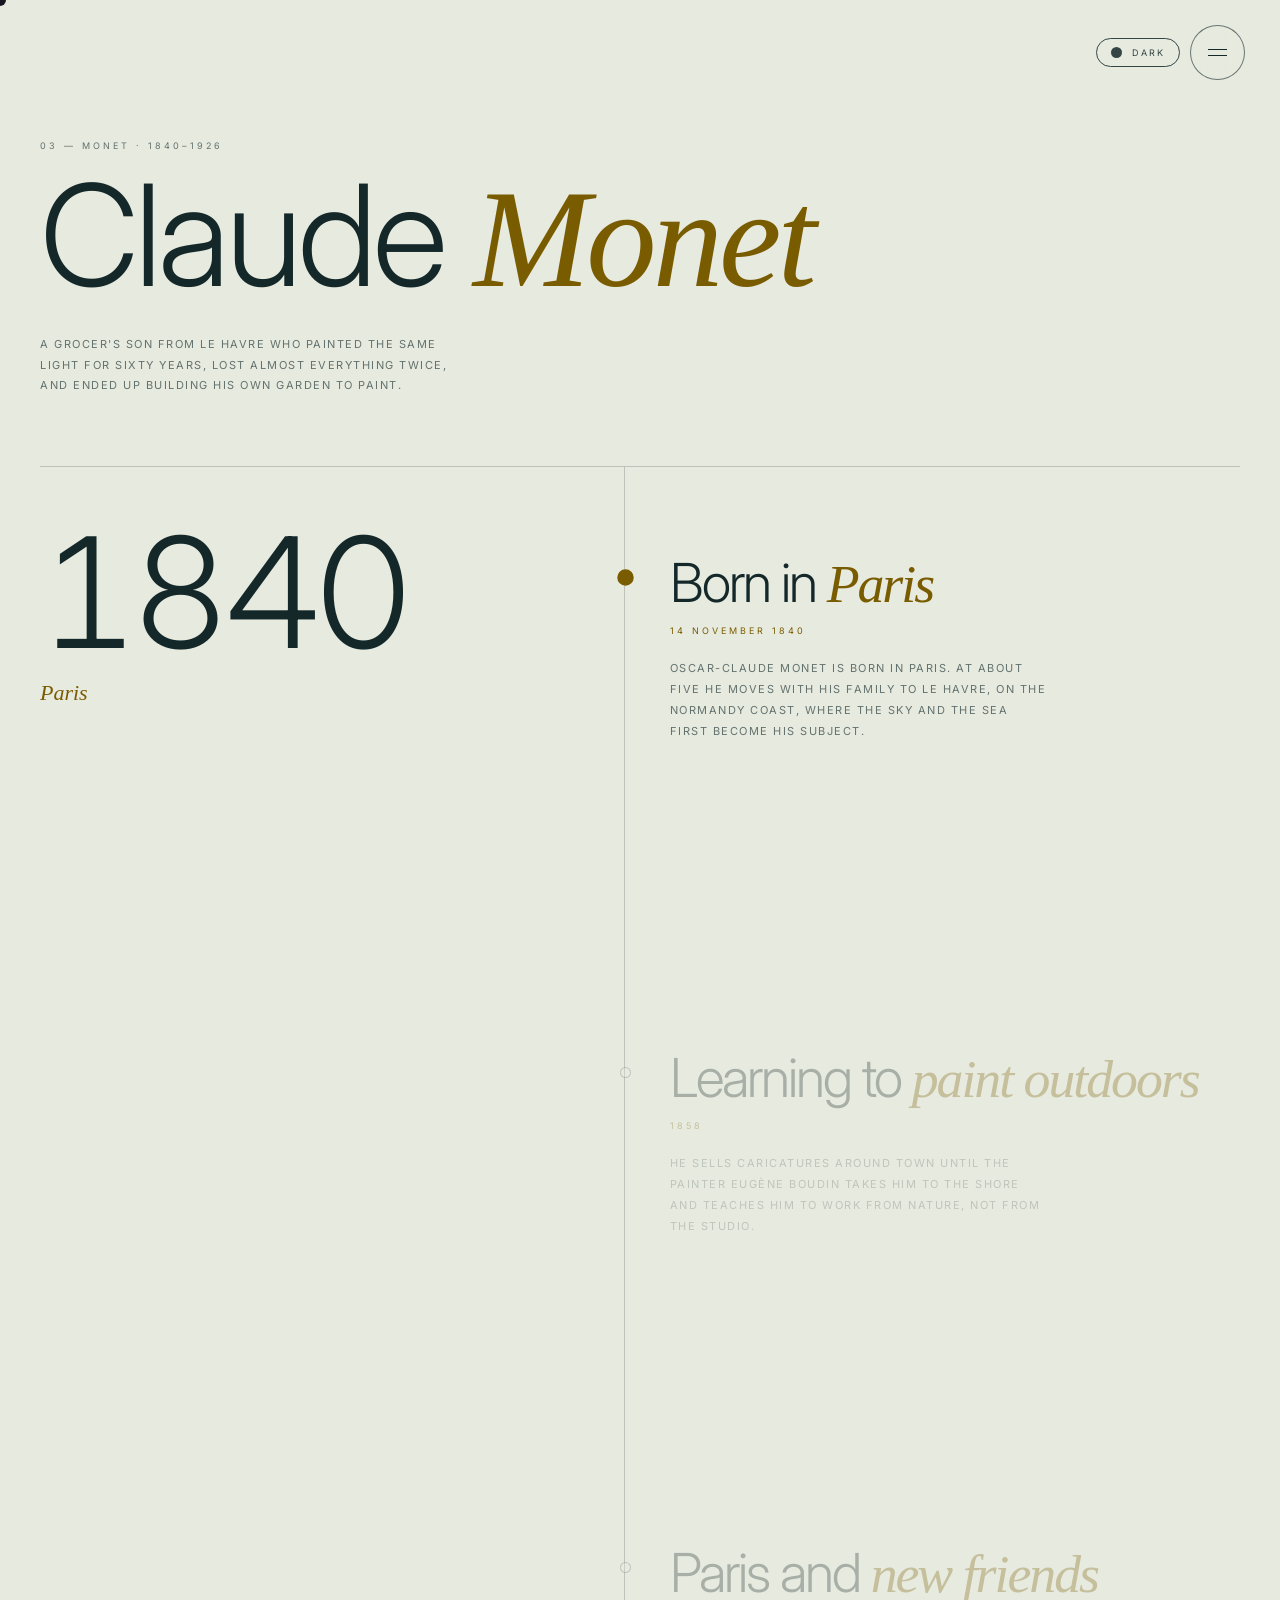
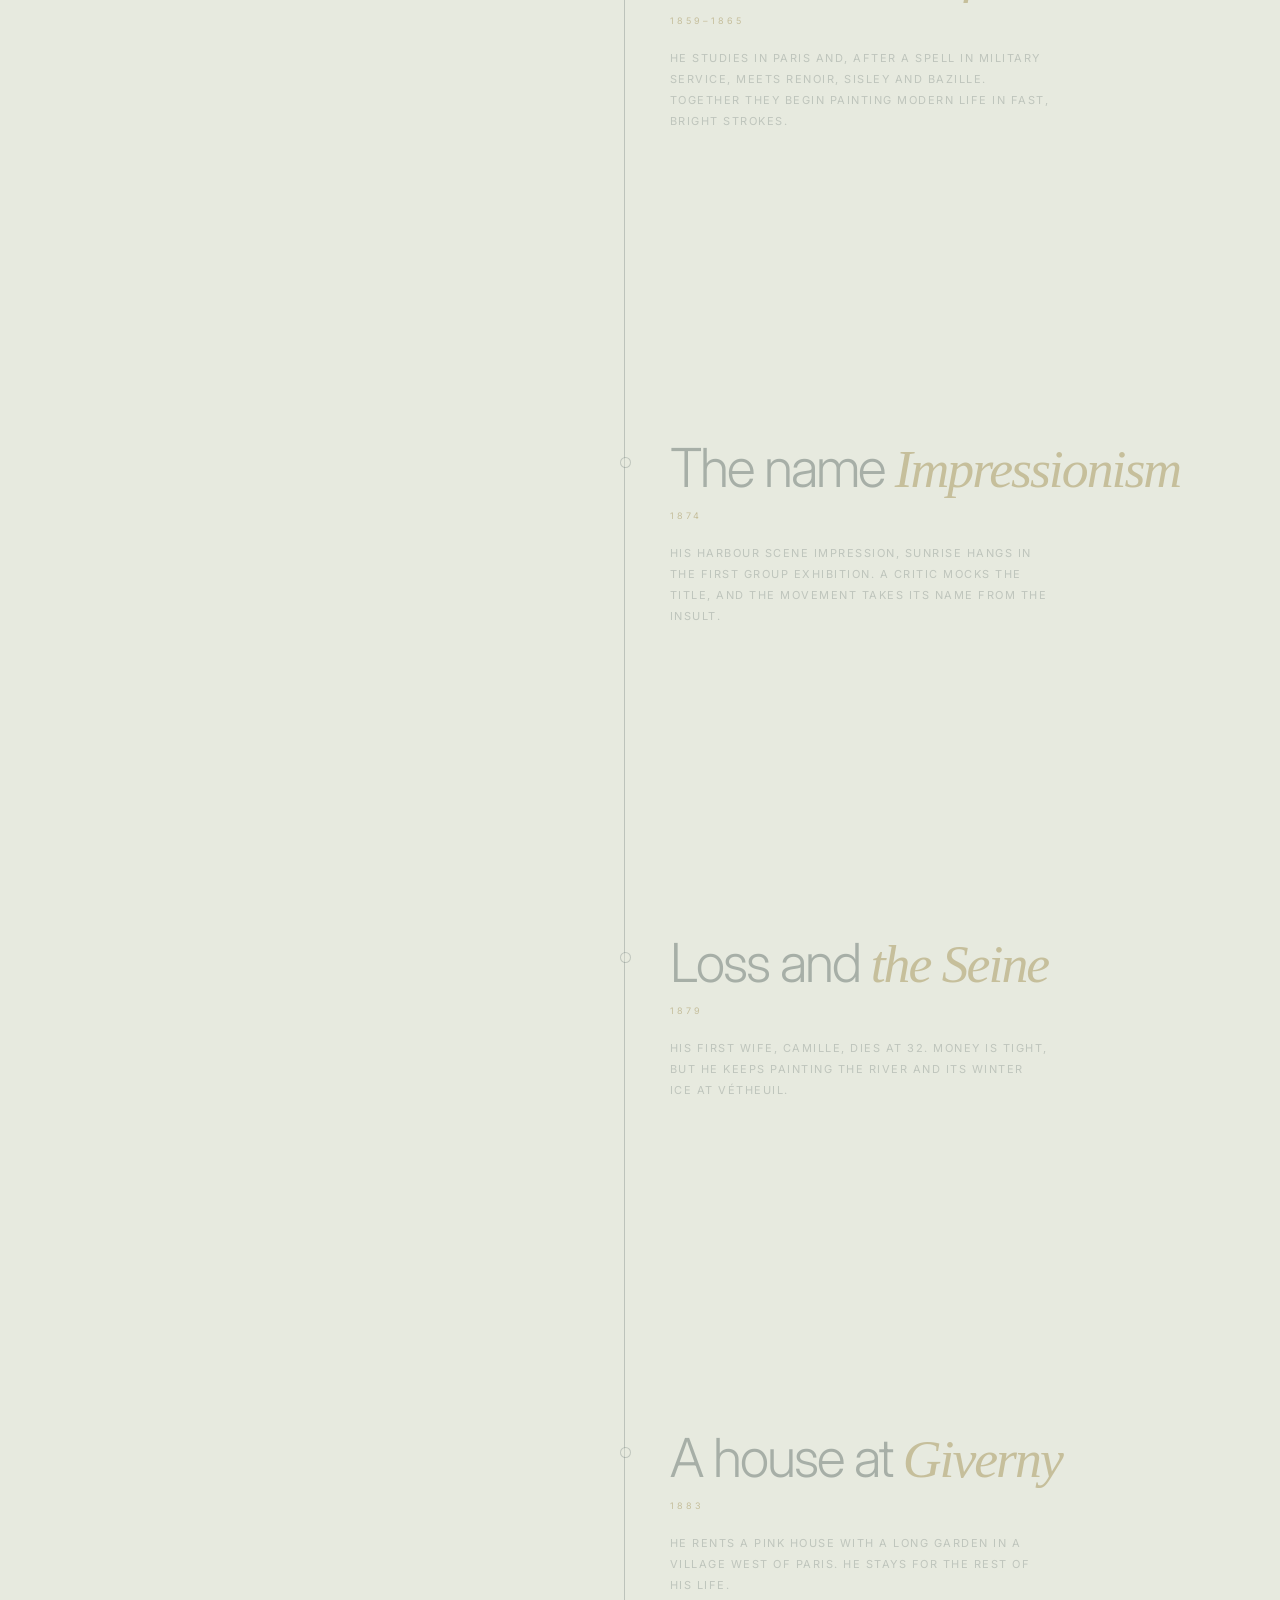
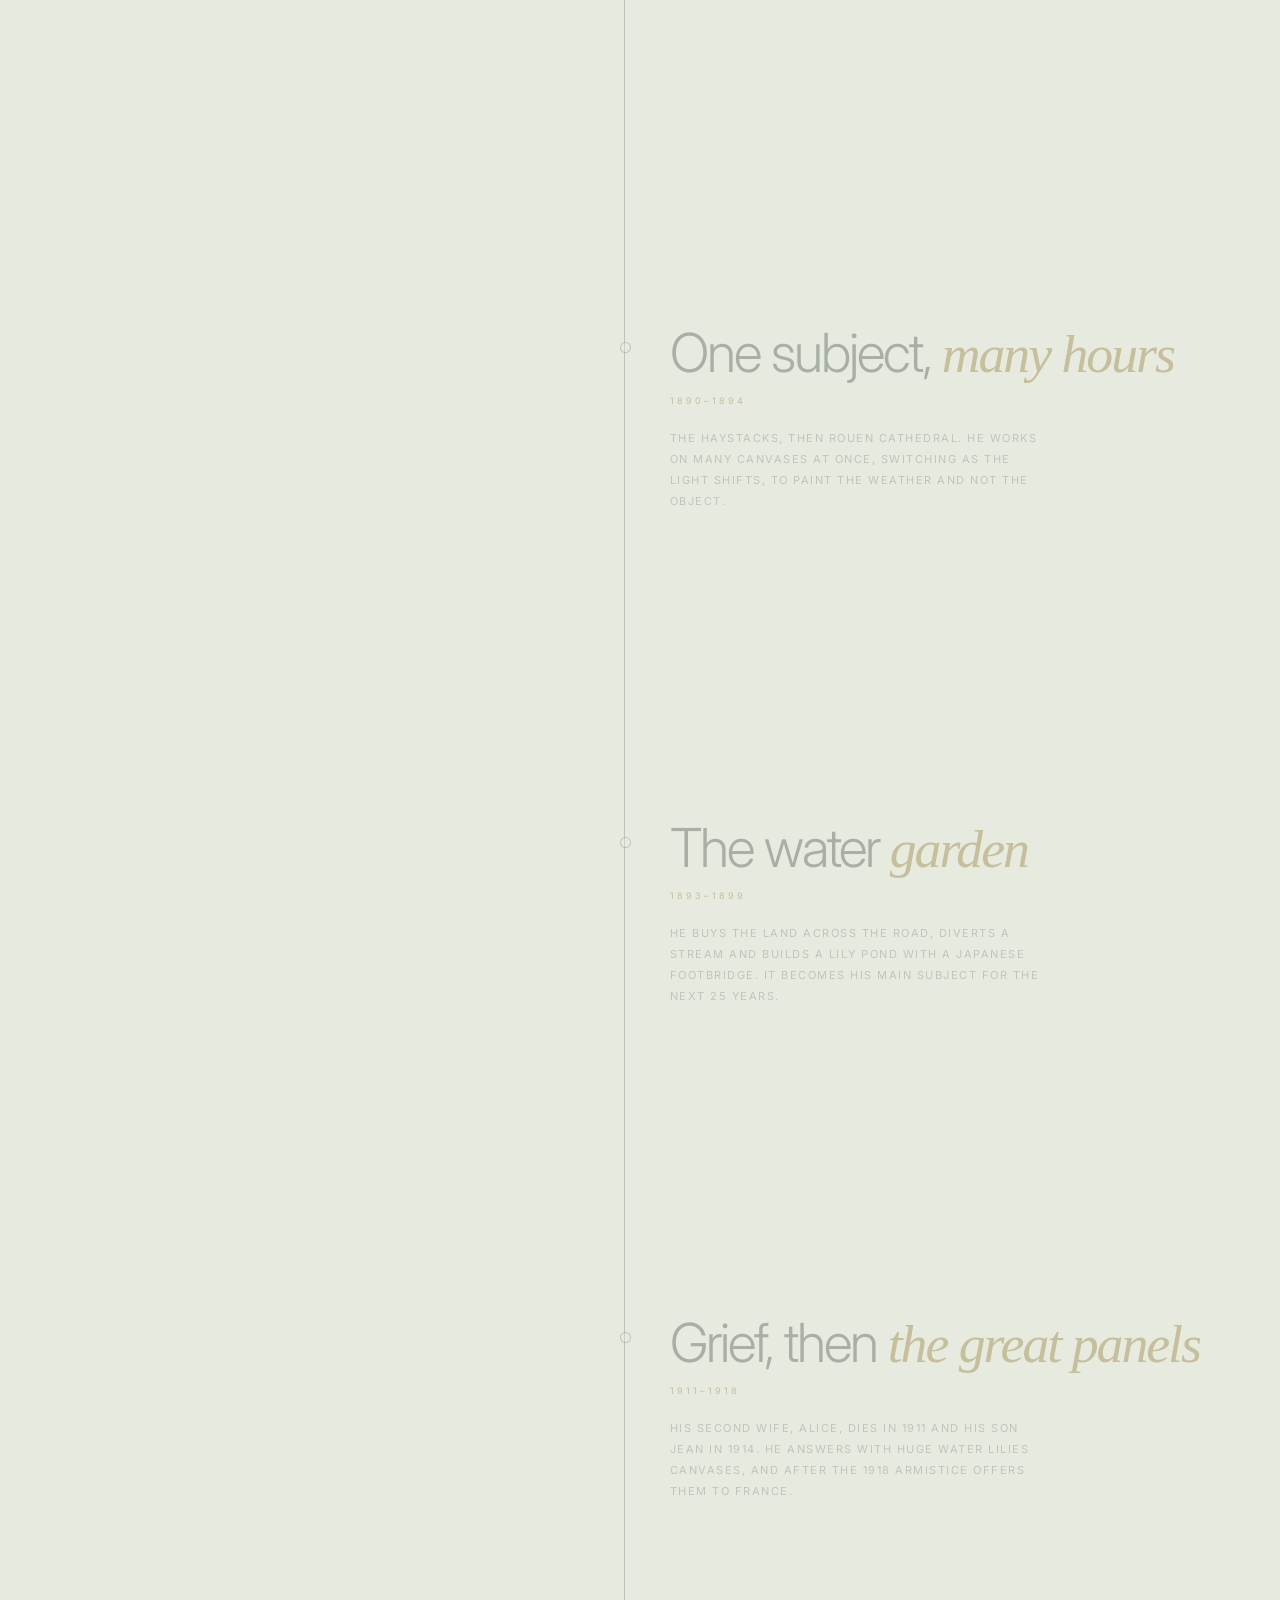
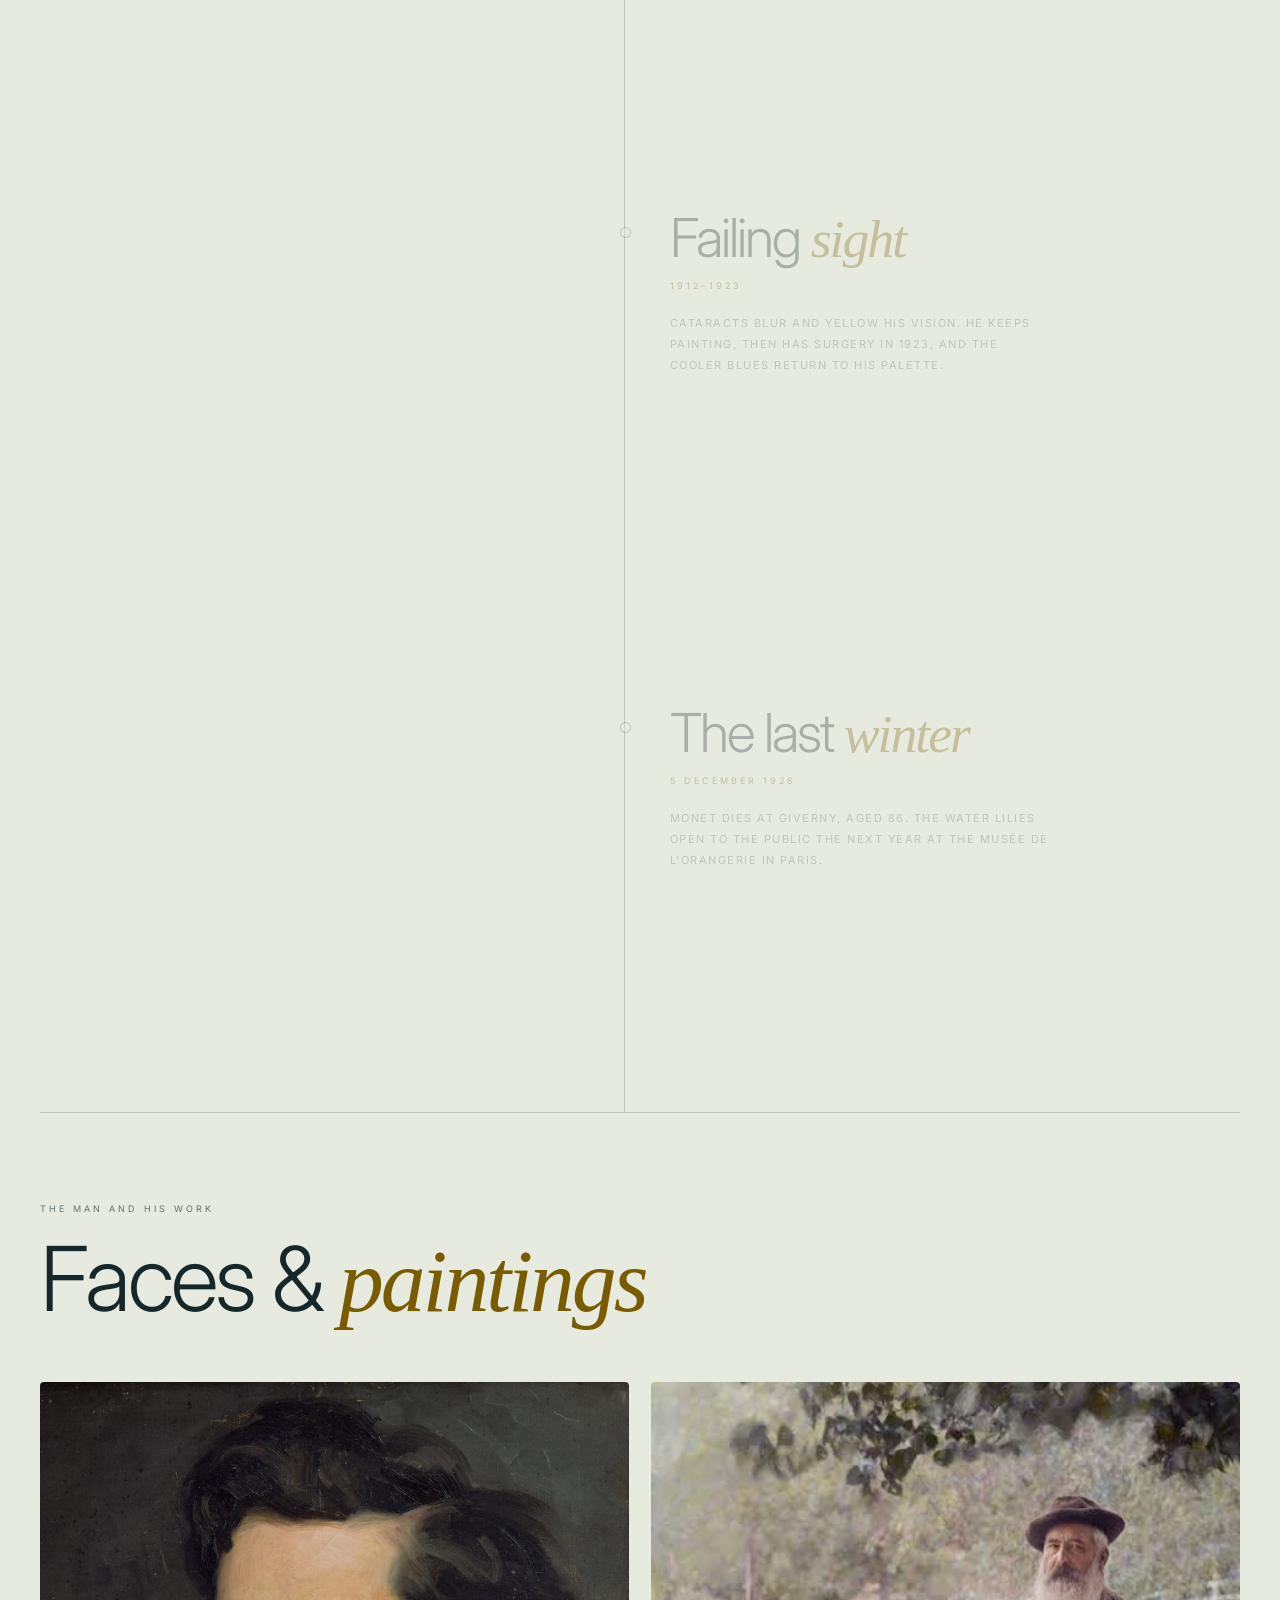
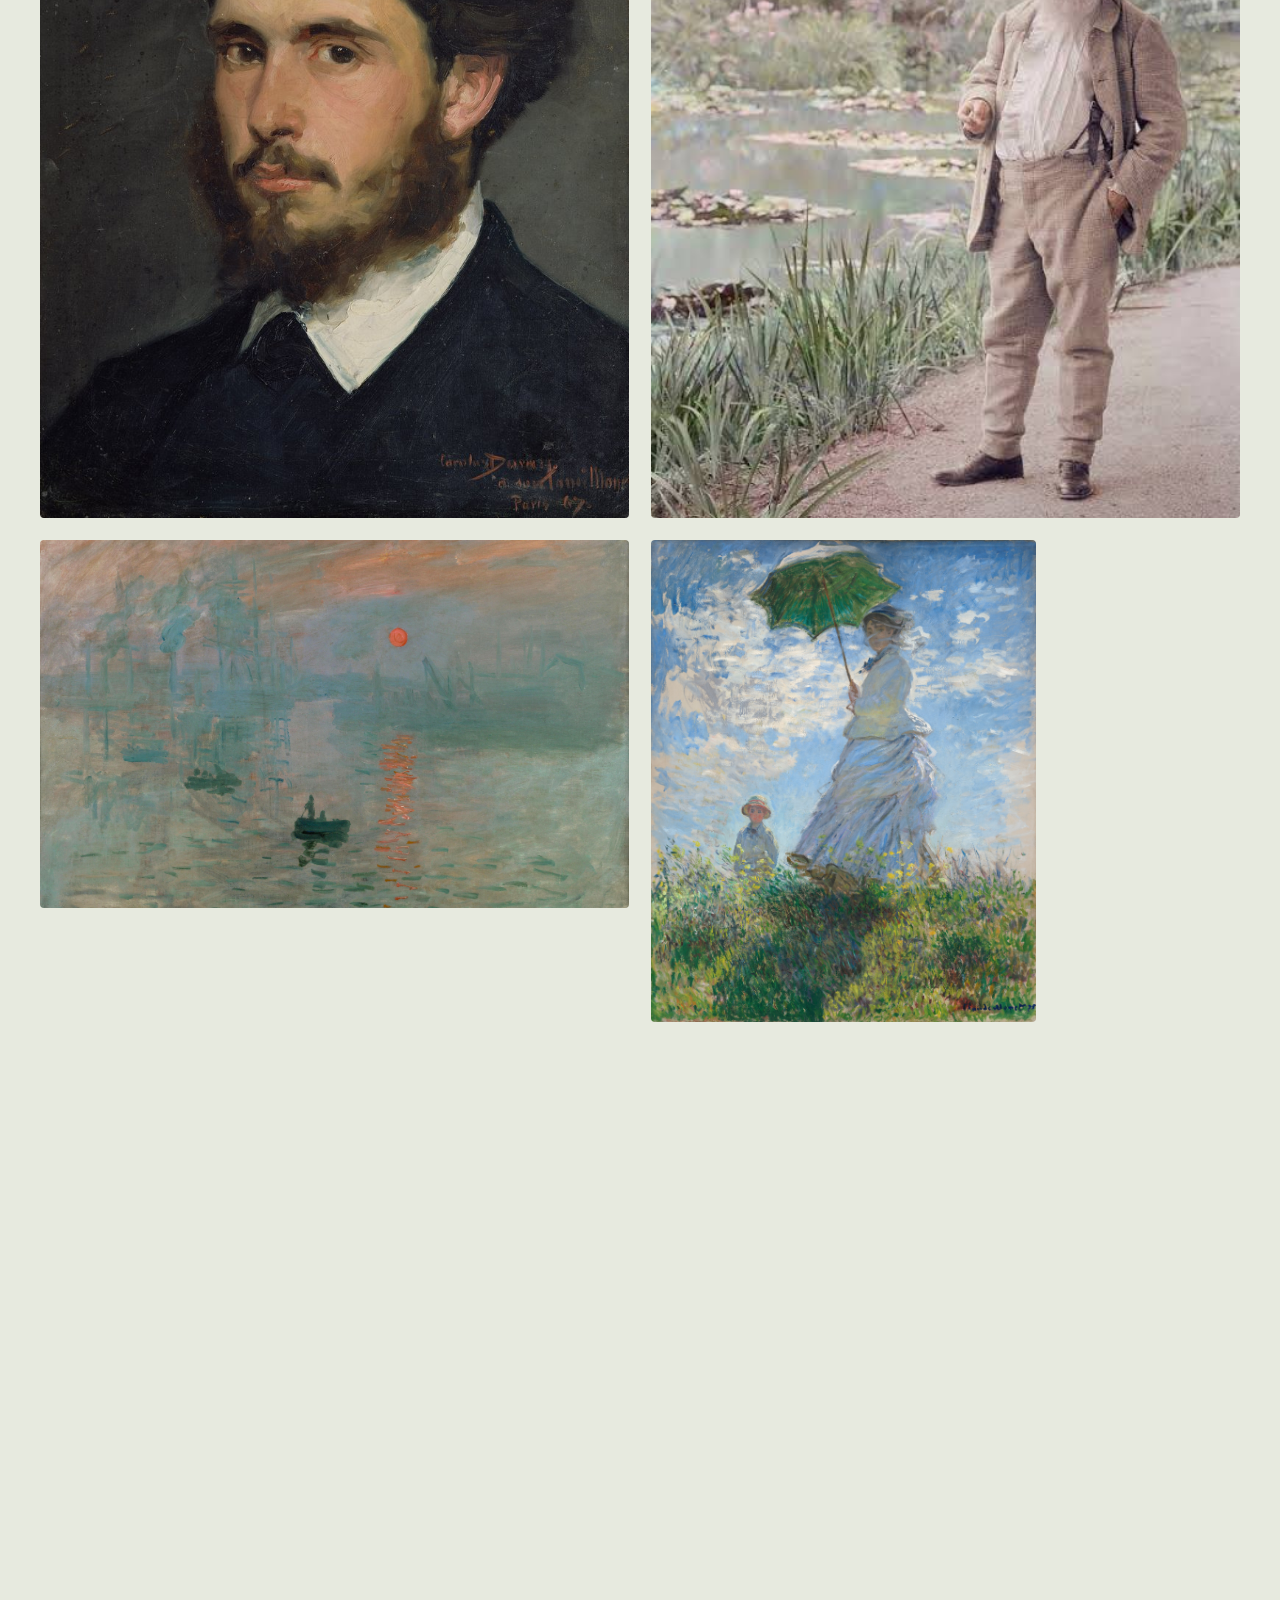
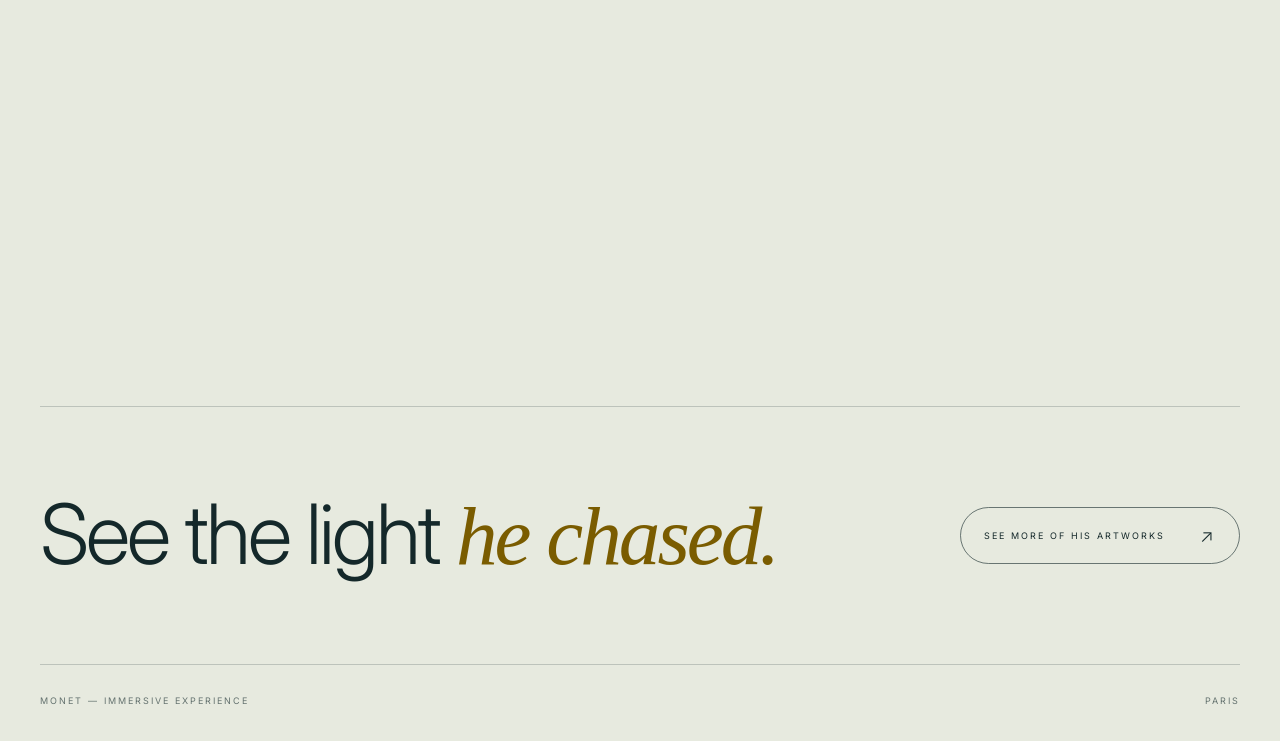
<file: monet.html>
<!DOCTYPE html>
<html lang="en">

<head>
    <meta charset="UTF-8">
    <meta name="viewport" content="width=device-width, initial-scale=1.0">

    <title>MONET — MONET Immersive Experience</title>

    <link rel="stylesheet" href="CSS/style.css">

</head>

<body>



<!-- CUSTOM CURSOR -->
<div class="cursor"></div>

<!-- MENU BUTTON -->
<button class="menu-button" id="menuButton" aria-label="Open menu">
    <span></span>
    <span></span>
</button>

<!-- MENU -->
<nav class="menu" id="menu">

    <div class="menu-top">
        <span>MONET</span>
        <span>IMMERSIVE EXPERIENCE</span>
    </div>

    <div class="menu-links">
        <a href="index.html"><span>HOME</span><small>01</small></a>
        <a href="experience.html"><span>EXPERIENCE</span><small>02</small></a>
        <a href="monet.html"><span>MONET</span><small>03</small></a>
        <a href="works.html"><span>WORKS</span><small>04</small></a>
        <a href="visit.html"><span>VISIT</span><small>05</small></a>
    </div>

</nav>

<!-- SCROLL PROGRESS -->
<div class="progress"></div>


<main class="life-page">

    <!-- HEADER -->
    <header class="life-header">

        <p class="page-number">03 — MONET · 1840–1926</p>

        <h1>Claude <em>Monet</em></h1>

        <p class="life-intro">
            A grocer's son from Le Havre who painted the same light for sixty years,
            lost almost everything twice, and ended up building his own garden to paint.
        </p>

    </header>


    <!-- TIMELINE -->
    <div class="life-body">

        <aside class="life-year" aria-hidden="true">
            <div class="life-year-sticky">
                <strong id="yearNow">1840</strong>
                <span id="placeNow">Paris</span>
            </div>
        </aside>

        <ol class="life-list">

            <li class="life-item" data-year="1840" data-place="Paris">
                <h2>Born in <em>Paris</em></h2>
                <p class="life-date">14 NOVEMBER 1840</p>
                <p>Oscar-Claude Monet is born in Paris. At about five he moves with his family to Le Havre, on the Normandy coast, where the sky and the sea first become his subject.</p>
            </li>

            <li class="life-item" data-year="1858" data-place="Le Havre">
                <h2>Learning to <em>paint outdoors</em></h2>
                <p class="life-date">1858</p>
                <p>He sells caricatures around town until the painter Eugène Boudin takes him to the shore and teaches him to work from nature, not from the studio.</p>
            </li>

            <li class="life-item" data-year="1862" data-place="Paris">
                <h2>Paris and <em>new friends</em></h2>
                <p class="life-date">1859–1865</p>
                <p>He studies in Paris and, after a spell in military service, meets Renoir, Sisley and Bazille. Together they begin painting modern life in fast, bright strokes.</p>
            </li>

            <li class="life-item" data-year="1874" data-place="Paris">
                <h2>The name <em>Impressionism</em></h2>
                <p class="life-date">1874</p>
                <p>His harbour scene Impression, Sunrise hangs in the first group exhibition. A critic mocks the title, and the movement takes its name from the insult.</p>
            </li>

            <li class="life-item" data-year="1879" data-place="Vétheuil">
                <h2>Loss and <em>the Seine</em></h2>
                <p class="life-date">1879</p>
                <p>His first wife, Camille, dies at 32. Money is tight, but he keeps painting the river and its winter ice at Vétheuil.</p>
            </li>

            <li class="life-item" data-year="1883" data-place="Giverny">
                <h2>A house at <em>Giverny</em></h2>
                <p class="life-date">1883</p>
                <p>He rents a pink house with a long garden in a village west of Paris. He stays for the rest of his life.</p>
            </li>

            <li class="life-item" data-year="1891" data-place="Giverny">
                <h2>One subject, <em>many hours</em></h2>
                <p class="life-date">1890–1894</p>
                <p>The Haystacks, then Rouen Cathedral. He works on many canvases at once, switching as the light shifts, to paint the weather and not the object.</p>
            </li>

            <li class="life-item" data-year="1899" data-place="Giverny">
                <h2>The water <em>garden</em></h2>
                <p class="life-date">1893–1899</p>
                <p>He buys the land across the road, diverts a stream and builds a lily pond with a Japanese footbridge. It becomes his main subject for the next 25 years.</p>
            </li>

            <li class="life-item" data-year="1914" data-place="Giverny">
                <h2>Grief, then <em>the great panels</em></h2>
                <p class="life-date">1911–1918</p>
                <p>His second wife, Alice, dies in 1911 and his son Jean in 1914. He answers with huge Water Lilies canvases, and after the 1918 armistice offers them to France.</p>
            </li>

            <li class="life-item" data-year="1923" data-place="Giverny">
                <h2>Failing <em>sight</em></h2>
                <p class="life-date">1912–1923</p>
                <p>Cataracts blur and yellow his vision. He keeps painting, then has surgery in 1923, and the cooler blues return to his palette.</p>
            </li>

            <li class="life-item" data-year="1926" data-place="Giverny">
                <h2>The last <em>winter</em></h2>
                <p class="life-date">5 DECEMBER 1926</p>
                <p>Monet dies at Giverny, aged 86. The Water Lilies open to the public the next year at the Musée de l'Orangerie in Paris.</p>
            </li>

        </ol>

    </div>


    <!-- GALLERY -->
    <section class="gallery">

        <div class="gallery-head">
            <p class="page-number">THE MAN AND HIS WORK</p>
            <h2>Faces &amp; <em>paintings</em></h2>
        </div>

        <div class="gallery-grid">

            <!-- PORTRAITS OF MONET: replace src and caption with your own -->
            <figure class="shot shot-tall">
                <img src="Images monet/young monet.webp" alt="Portrait of Claude Monet as a young man" loading="lazy">
                <figcaption><b>Monet, young</b><span>PORTRAIT</span></figcaption>
            </figure>

            <figure class="shot shot-tall">
                <img src="Images monet/monetgiv.webp" alt="Claude Monet at Giverny" loading="lazy">
                <figcaption><b>Monet at Giverny</b><span>PORTRAIT</span></figcaption>
            </figure>

            <!-- PAINTINGS -->
            <figure class="shot shot-wide">
                <img src="Images monet/sunr.webp" alt="Impression, Sunrise" loading="lazy">
                <figcaption><b>Impression, Sunrise</b><span>1872</span></figcaption>
            </figure>

            <figure class="shot">
                <img src="Images monet/wp.webp" alt="Woman with a Parasol" loading="lazy">
                <figcaption><b>Woman with a Parasol</b><span>1875</span></figcaption>
            </figure>

            <figure class="shot">
                <img src="Images monet/poppies.webp" alt="Poppy Field" loading="lazy">
                <figcaption><b>Poppy Field</b><span>1873</span></figcaption>
            </figure>

            <figure class="shot shot-wide">
                <img src="Images monet/sails.webp" alt="Cliffs and Sailboats at Pourville" loading="lazy">
                <figcaption><b>Cliffs and Sailboats at Pourville</b><span>1882–1894</span></figcaption>
            </figure>

            <figure class="shot shot-wide">
                <img src="Images monet/waterlilies.webp" alt="Water Lilies" loading="lazy">
                <figcaption><b>Water Lilies</b><span>1914–1926</span></figcaption>
            </figure>

        </div>

    </section>


    <!-- CTA -->
    <section class="life-cta">

        <h2>See the light <em>he chased.</em></h2>

        <a href="works.html" class="enter">
            <span>SEE MORE OF HIS ARTWORKS</span>
            <strong>↗</strong>
        </a>

    </section>


    <!-- FOOTER -->
    <footer class="life-footer">
        <span>MONET — IMMERSIVE EXPERIENCE</span>
        <span>PARIS</span>
    </footer>

</main>

<script src="CSS/JS/script.js"></script>


</body>
</html>
</file>
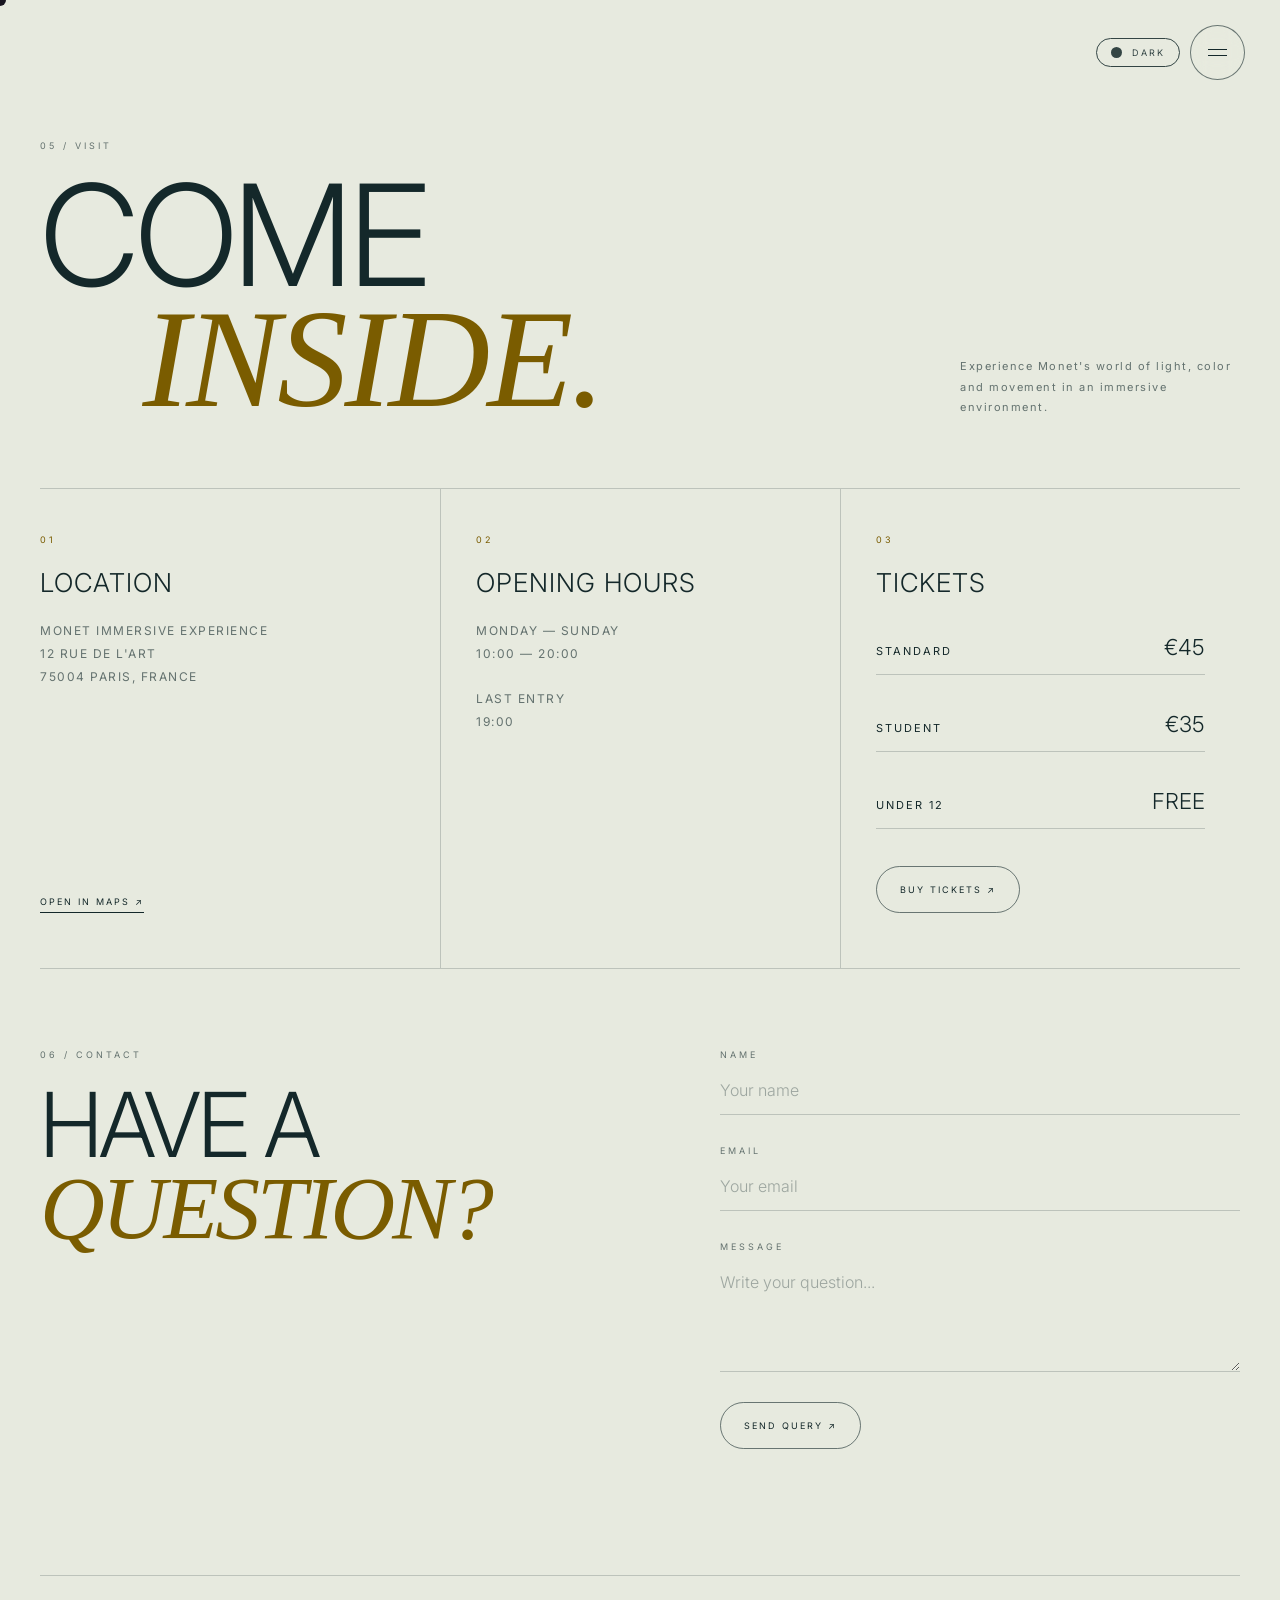
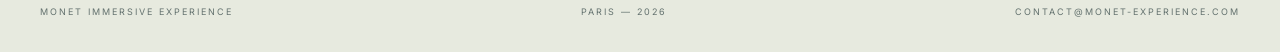
<file: visit.html>
<!DOCTYPE html>

<html lang="en">
<head>
    <meta charset="UTF-8">
    <meta name="viewport" content="width=device-width, initial-scale=1.0">


<title>MONET — Visit</title>

<link rel="stylesheet" href="CSS/style.css">


</head>

<body>


<!-- CUSTOM CURSOR -->
<div class="cursor"></div>


<!-- MENU BUTTON -->
<button class="menu-button" id="menuButton" aria-label="Open menu">
    <span></span>
    <span></span>
</button>


<!-- SLIDE MENU -->
<nav class="menu" id="menu">

    <div class="menu-top">
        <span>MONET</span>
        <span>IMMERSIVE EXPERIENCE</span>
    </div>


    <div class="menu-links">

        <a href="index.html">
            <span>HOME</span>
            <small>01</small>
        </a>

        <a href="experience.html">
            <span>EXPERIENCE</span>
            <small>02</small>
        </a>

        <a href="monet.html">
            <span>MONET</span>
            <small>03</small>
        </a>

        <a href="works.html">
            <span>WORKS</span>
            <small>04</small>
        </a>

        <a href="visit.html">
            <span>VISIT</span>
            <small>05</small>
        </a>

    </div>


    <div class="menu-bottom">
        <span>PARIS</span>
        <span>2026</span>
    </div>

</nav>


<!-- VISIT PAGE -->
<main class="visit-page">


    <!-- HEADER -->
     
    <header class="visit-header">

        <div>

            <p class="page-number">
                05 / VISIT
            </p>

            <h1>
                COME<br>
                <em>INSIDE.</em>
            </h1>

        </div>


        <p class="visit-intro">
            Experience Monet's world of light,
            color and movement in an immersive
            environment.
        </p>

    </header>


    <!-- INFORMATION -->
    <section class="visit-info">


        <!-- LOCATION -->
        <div class="info-block">

            <span class="info-number">
                01
            </span>

            <h2>
                LOCATION
            </h2>

            <p>
                MONET IMMERSIVE EXPERIENCE
                <br>
                12 RUE DE L'ART
                <br>
                75004 PARIS, FRANCE
            </p>

            <a href="#" class="text-link">
                OPEN IN MAPS ↗
            </a>

        </div>


        <!-- OPENING HOURS -->
        <div class="info-block">

            <span class="info-number">
                02
            </span>

            <h2>
                OPENING HOURS
            </h2>

            <p>
                MONDAY — SUNDAY
                <br>
                10:00 — 20:00
            </p>

            <p>
                LAST ENTRY
                <br>
                19:00
            </p>

        </div>


        <!-- TICKETS -->
        <div class="info-block ticket-block">

            <span class="info-number">
                03
            </span>

            <h2>
                TICKETS
            </h2>


            <div class="ticket">
                <span>STANDARD</span>
                <strong>€45</strong>
            </div>

            <div class="ticket">
                <span>STUDENT</span>
                <strong>€35</strong>
            </div>

            <div class="ticket">
                <span>UNDER 12</span>
                <strong>FREE</strong>
            </div>


            <a href="#" class="ticket-button">
                BUY TICKETS ↗
            </a>

        </div>

    </section>


    <!-- QUESTIONS -->
    <section class="questions">


        <div class="questions-title">

            <p>
                06 / CONTACT
            </p>

            <h2>
                HAVE A<br>
                <em>QUESTION?</em>
            </h2>

        </div>


        <form class="contact-form">

            <div class="field">

                <label for="name">
                    NAME
                </label>

                <input
                    type="text"
                    id="name"
                    name="name"
                    placeholder="Your name"
                >

            </div>


            <div class="field">

                <label for="email">
                    EMAIL
                </label>

                <input
                    type="email"
                    id="email"
                    name="email"
                    placeholder="Your email"
                >

            </div>


            <div class="field">

                <label for="message">
                    MESSAGE
                </label>

                <textarea
                    id="message"
                    name="message"
                    placeholder="Write your question..."
                ></textarea>

            </div>


            <button
                type="submit"
                class="send-button"
            >
                SEND QUERY ↗
            </button>

        </form>

    </section>


    <!-- FOOTER -->
    <footer class="visit-footer">

        <span>
            MONET IMMERSIVE EXPERIENCE
        </span>

        <span>
            PARIS — 2026
        </span>

        <span>
            CONTACT@MONET-EXPERIENCE.COM
        </span>

    </footer>


</main>

<script src="CSS/JS/script.js"></script>


</body>
</html>
</file>
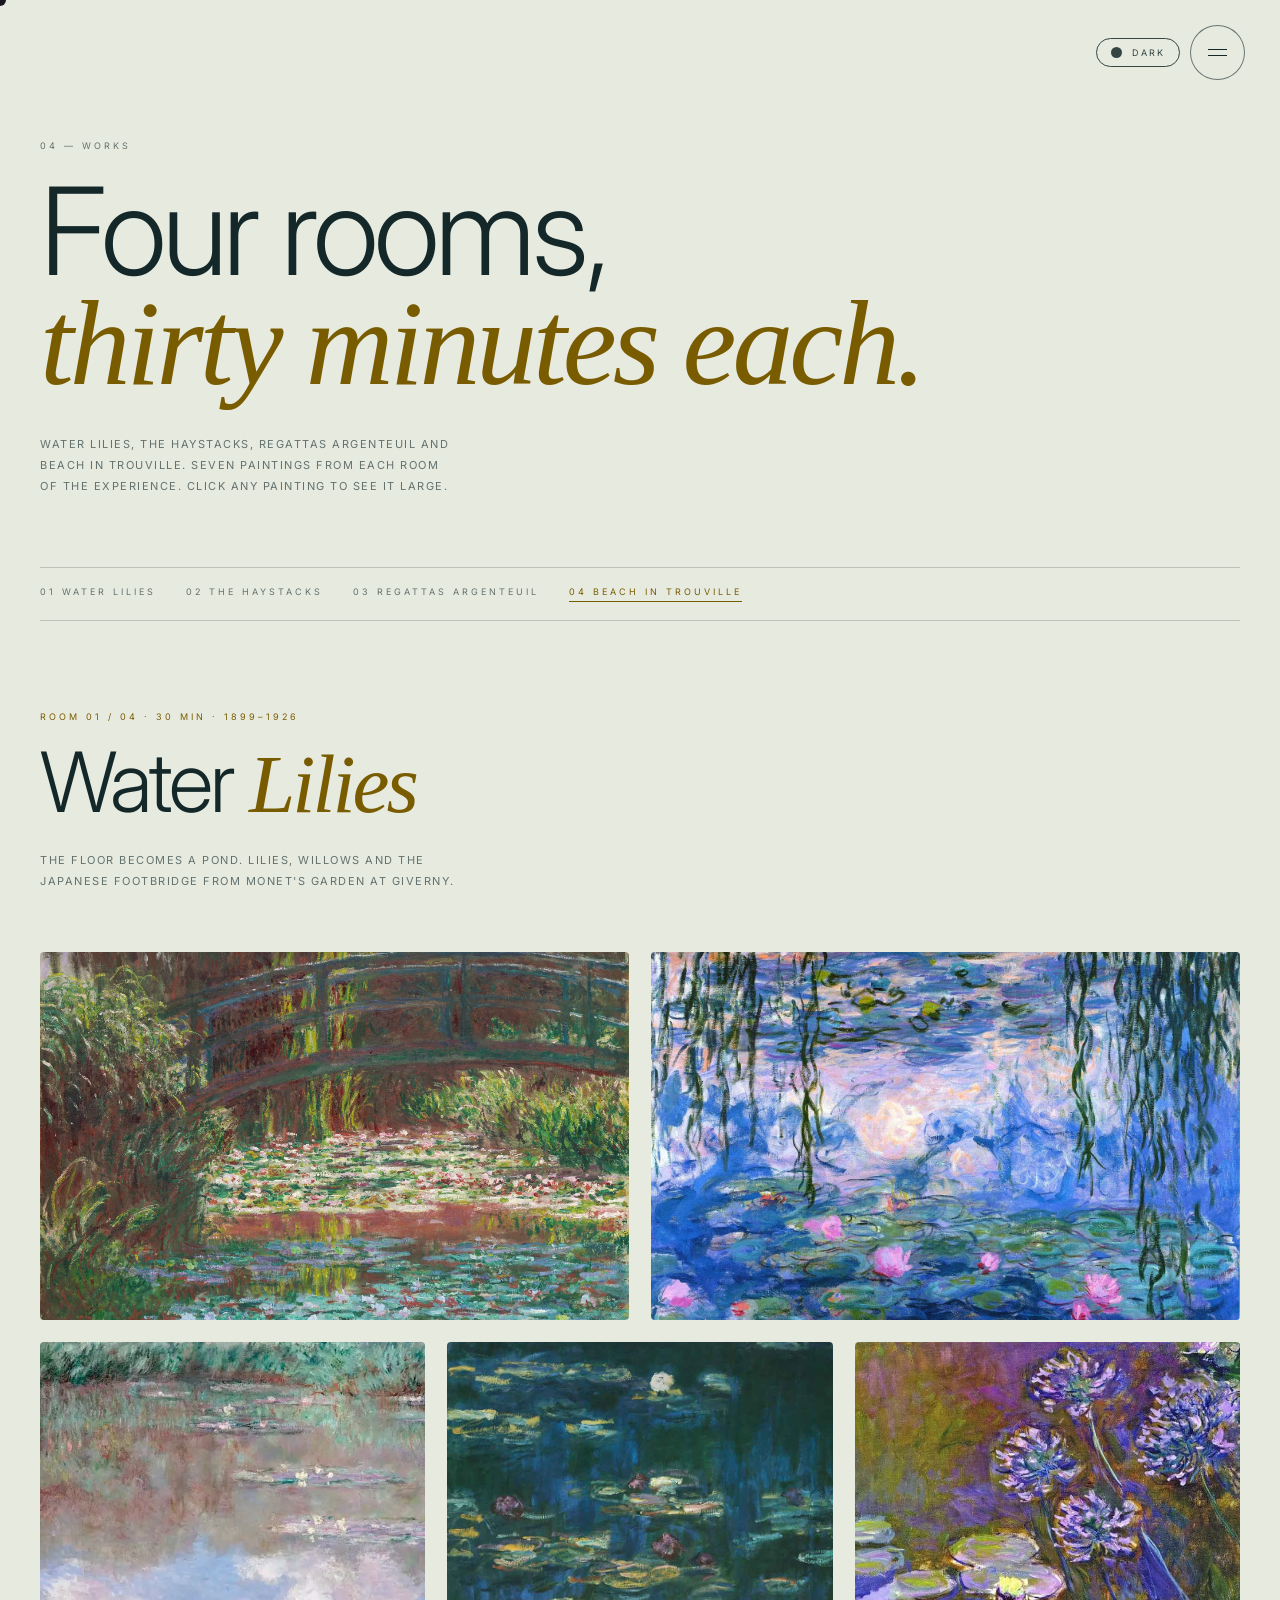
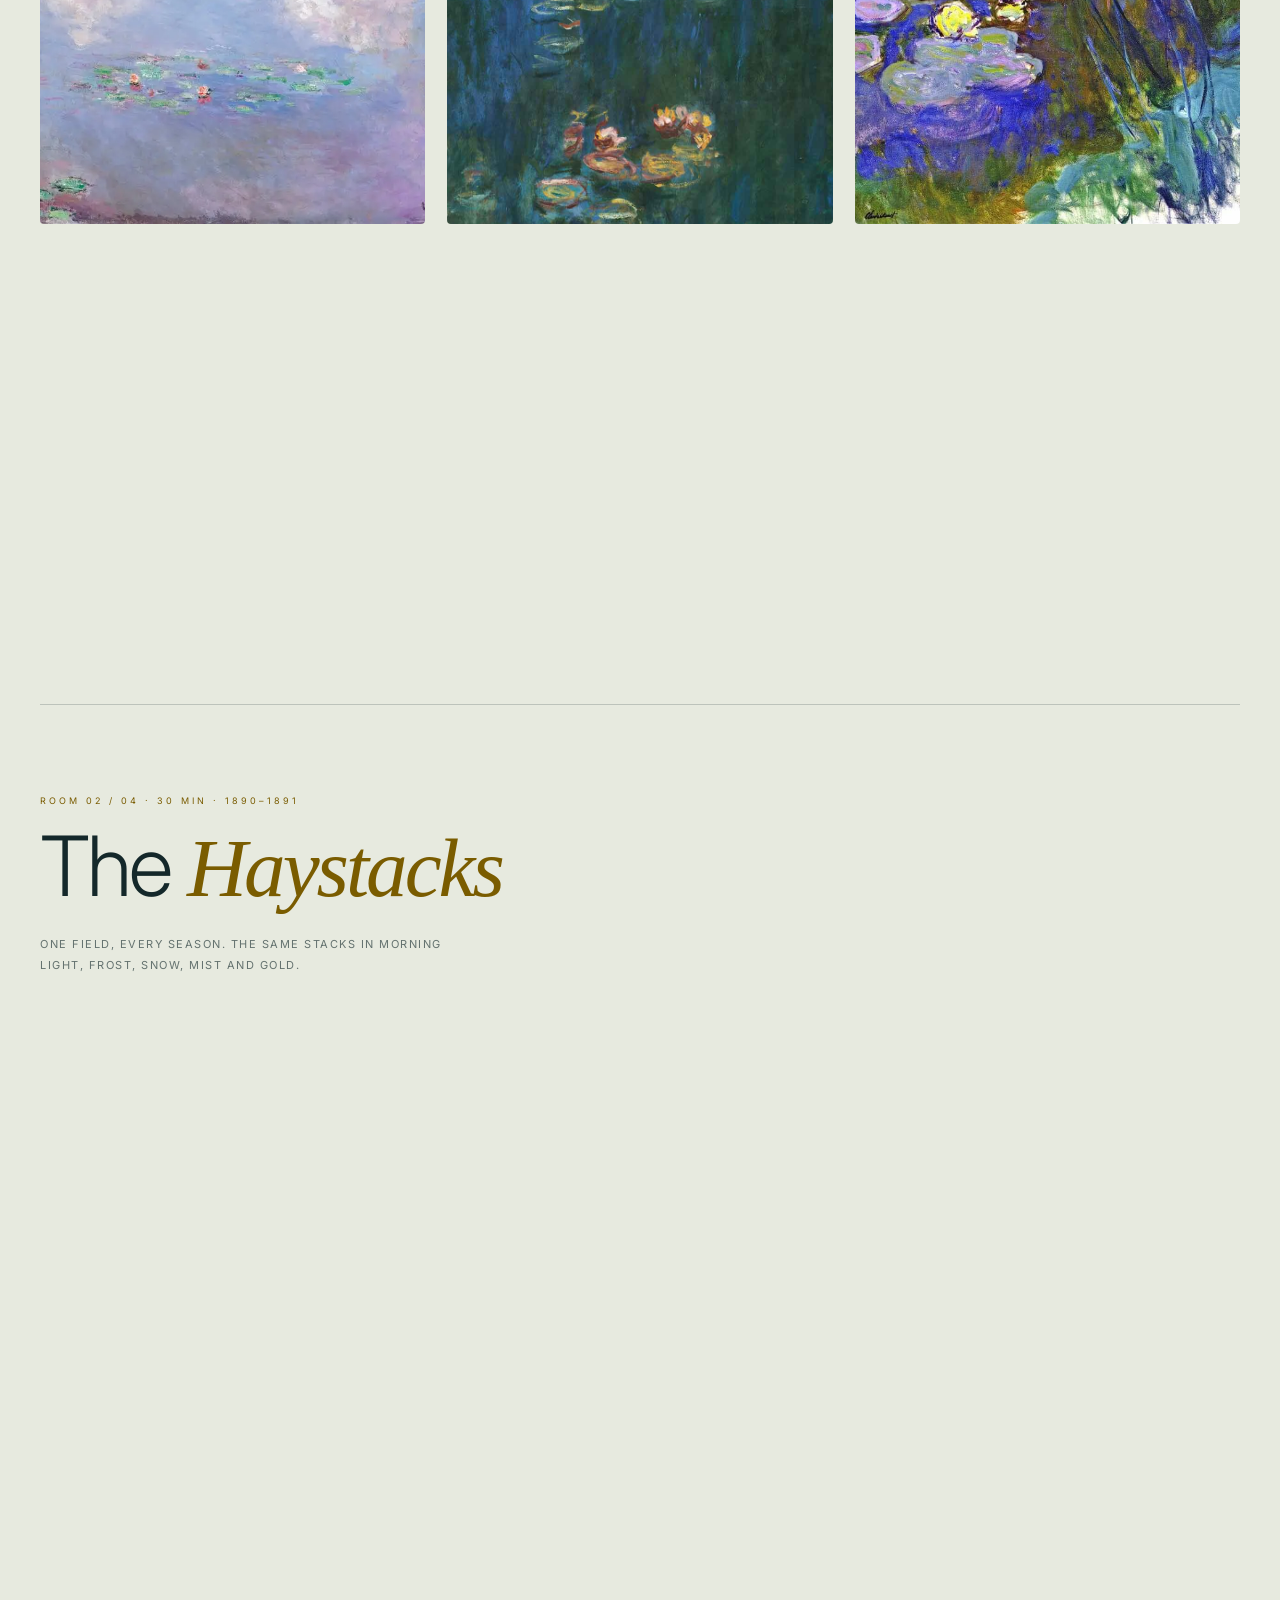
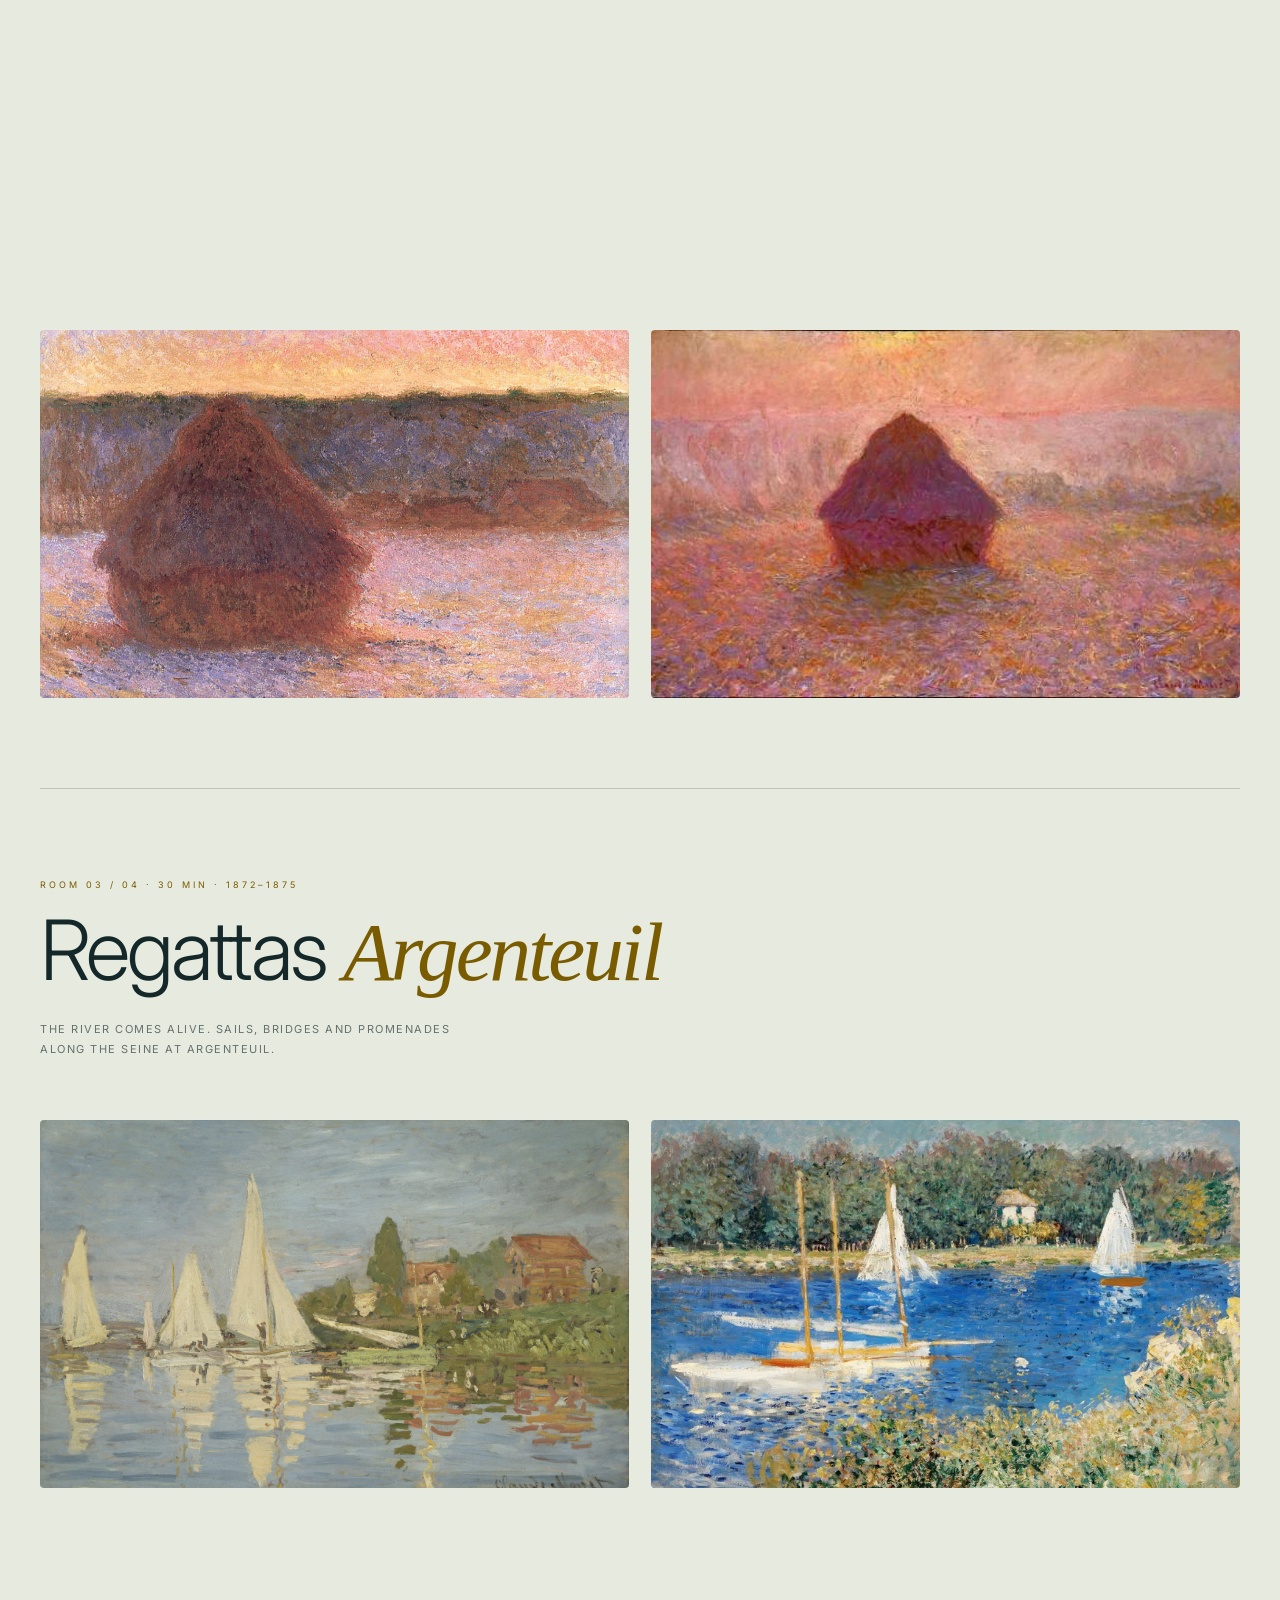
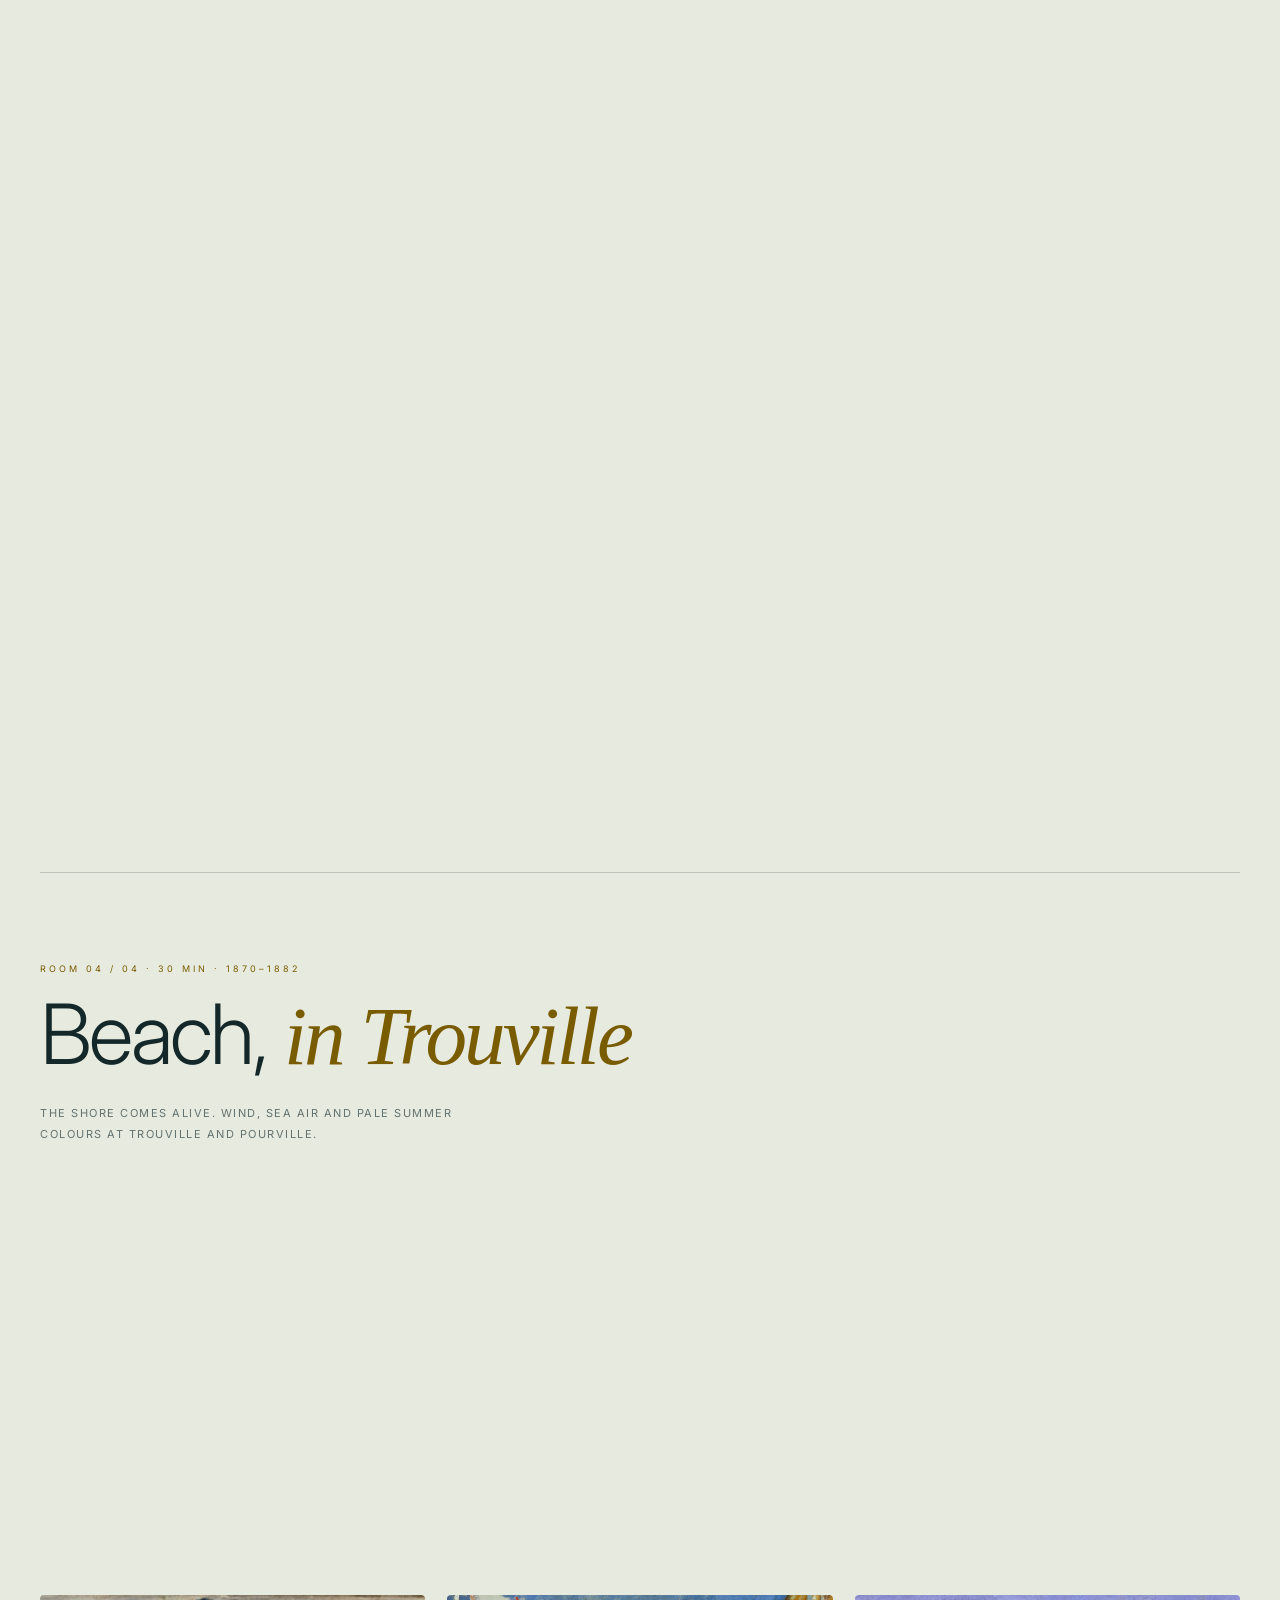
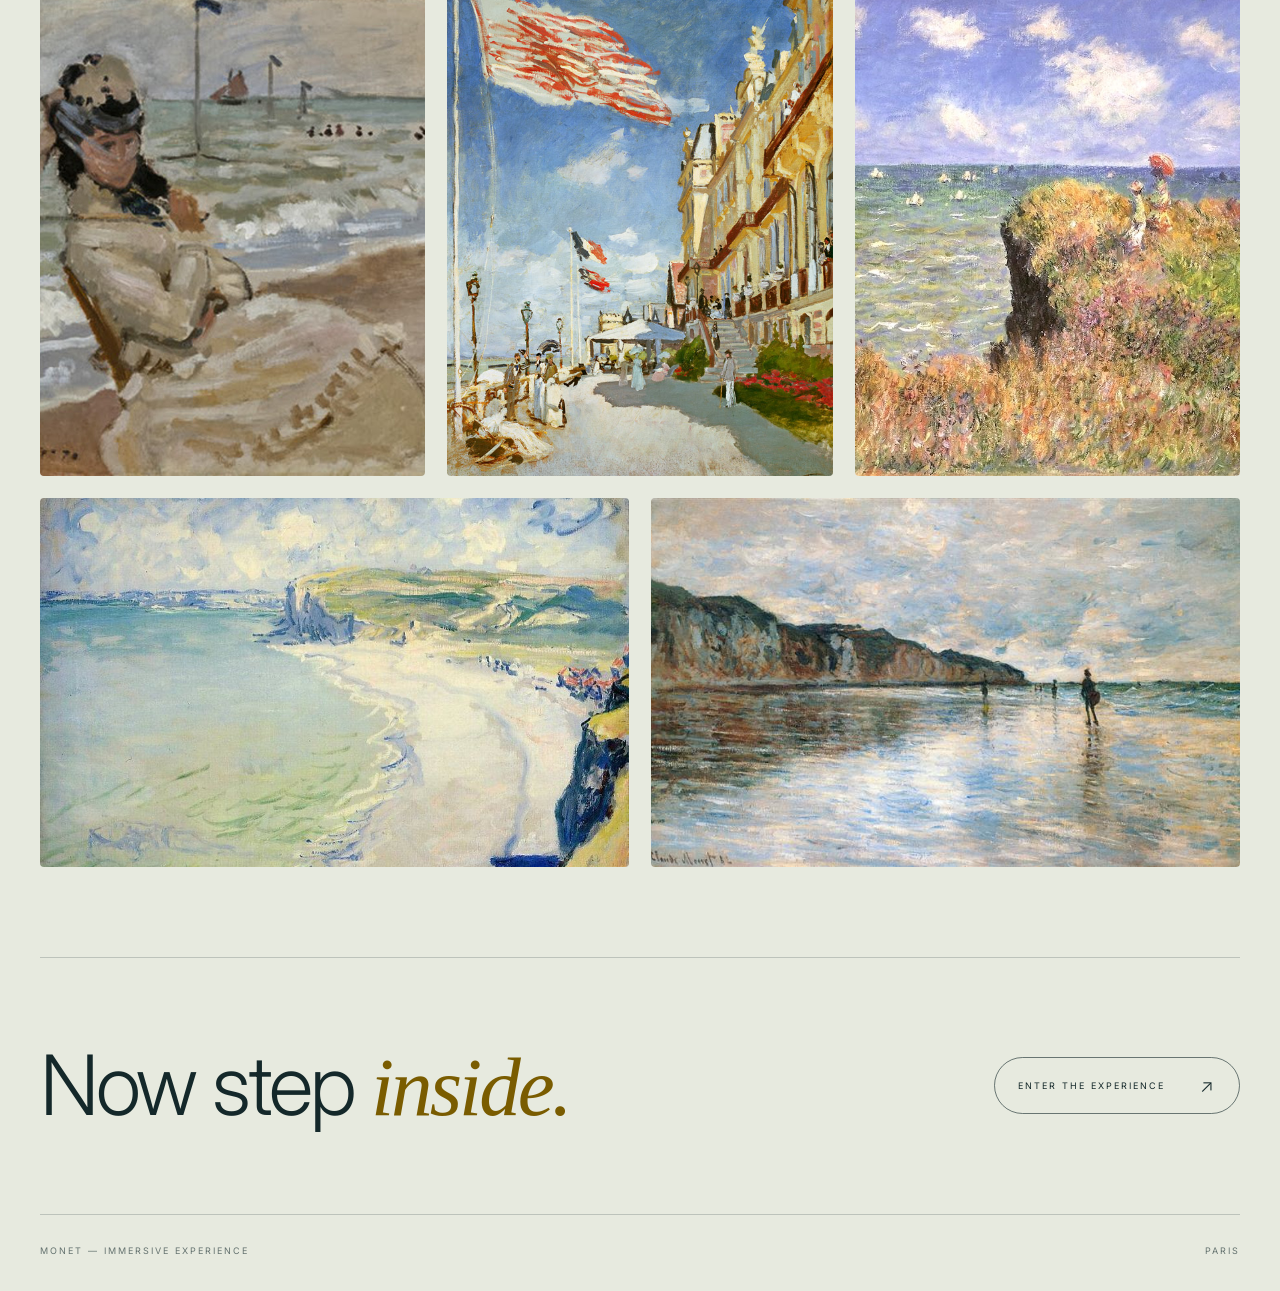
<file: works.html>
<!DOCTYPE html>
<html lang="en">

<head>
    <meta charset="UTF-8">
    <meta name="viewport" content="width=device-width, initial-scale=1.0">

    <title>WORKS — MONET Immersive Experience</title>

    <link rel="stylesheet" href="CSS/style.css">


    <script src="CSS/JS/script.js" defer></script>
</head>

<body>

<!-- CUSTOM CURSOR -->
<div class="cursor"></div>

<!-- MENU BUTTON -->
<button class="menu-button" id="menuButton" aria-label="Open menu">
    <span></span>
    <span></span>
</button>

<!-- MENU -->
<nav class="menu" id="menu">

    <div class="menu-top">
        <span>MONET</span>
        <span>IMMERSIVE EXPERIENCE</span>
    </div>

    <div class="menu-links">
        <a href="index.html"><span>HOME</span><small>01</small></a>
        <a href="experience.html"><span>EXPERIENCE</span><small>02</small></a>
        <a href="monet.html"><span>MONET</span><small>03</small></a>
        <a href="works.html"><span>WORKS</span><small>04</small></a>
        <a href="visit.html"><span>VISIT</span><small>05</small></a>
    </div>

</nav>

<!-- SCROLL PROGRESS -->
<div class="progress"></div>


<main class="works-page">

    <!-- HEADER -->
    <header class="works-header">
        <p class="page-number">04 — WORKS</p>
        <h1>Four rooms,<br><em>thirty minutes each.</em></h1>
        <p class="works-intro">
            Water Lilies, The Haystacks, Regattas Argenteuil and Beach in Trouville.
            Seven paintings from each room of the experience. Click any painting to see it large.
        </p>
    </header>

    <!-- ROOM NAV -->
    <nav class="room-nav" aria-label="Rooms">
        <a href="#room1">01 WATER LILIES</a>
        <a href="#room2">02 THE HAYSTACKS</a>
        <a href="#room3">03 REGATTAS ARGENTEUIL</a>
        <a href="#room4">04 BEACH IN TROUVILLE</a>
    </nav>

        <!-- ROOM 01 -->
        <section class="room" id="room1">
            <header class="room-head">
                <p class="room-number">ROOM 01 / 04 · 30 MIN · 1899–1926</p>
                <h2>Water <em>Lilies</em></h2>
                <p class="room-desc">The floor becomes a pond. Lilies, willows and the Japanese footbridge from Monet's garden at Giverny.</p>
            </header>
            <div class="room-grid">
                <figure class="work" tabindex="0" role="button">
                    <img src="room1/waterliliespond.webp" alt="Water Lily Pond" loading="lazy">
                    <figcaption><b>Water Lily Pond</b><span>1899</span></figcaption>
                </figure>
                <figure class="work" tabindex="0" role="button">
                    <img src="room1/waterlilies.webp" alt="Water Lilies" loading="lazy">
                    <figcaption><b>Water Lilies</b><span>1906</span></figcaption>
                </figure>
                <figure class="work" tabindex="0" role="button">
                    <img src="room1/waterliliesclouds.webp" alt="Water Lilies: Clouds" loading="lazy">
                    <figcaption><b>Water Lilies: Clouds</b><span>1914–1926</span></figcaption>
                </figure>
                <figure class="work" tabindex="0" role="button">
                    <img src="room1/waterlilies green.webp"Water Lilies: Green Reflections" loading="lazy">
                    <figcaption><b>Water Lilies: Green Reflections</b><span>1914–1926</span></figcaption>
                </figure>
                <figure class="work" tabindex="0" role="button">
                    <img src="room1/apaganthus.webp" alt="Agapanthus" loading="lazy">
                    <figcaption><b>Agapanthus</b><span>1914–1926</span></figcaption>
                </figure>
                <figure class="work" tabindex="0" role="button">
                    <img src="room1/weepingw.webp"Weeping Willow loading="lazy">
                    <figcaption><b>Weeping Willow</b><span>1918–1919</span></figcaption>
                </figure>
                <figure class="work" tabindex="0" role="button">
                    <img src="room1/japanessebridge.webp" alt="The Japanese Footbridge" loading="lazy">
                    <figcaption><b>The Japanese Footbridge</b><span>1918–1924</span></figcaption>
                </figure>
            </div>
        </section>

        <!-- ROOM 02 -->
        <section class="room" id="room2">
            <header class="room-head">
                <p class="room-number">ROOM 02 / 04 · 30 MIN · 1890–1891</p>
                <h2>The <em>Haystacks</em></h2>
                <p class="room-desc">One field, every season. The same stacks in morning light, frost, snow, mist and gold.</p>
            </header>
            <div class="room-grid">
                <figure class="work" tabindex="0" role="button">
                    <img src="room2/grainstacks-at-the-end-of-summ.webp" alt="Grainstacks at the End of Summer, Morning Effect" loading="lazy">
                    <figcaption><b>Grainstacks at the End of Summer, Morning Effect</b><span>1890–1891</span></figcaption>
                </figure>
                <figure class="work" tabindex="0" role="button">
                    <img src="room2/wheatstack end of summer.webp" alt="Wheatstacks (End of Summer)" loading="lazy">
                    <figcaption><b>Wheatstacks (End of Summer)</b><span>1890–1891</span></figcaption>
                </figure>
                <figure class="work" tabindex="0" role="button">
                    <img src="room2/autum.webp" alt="Stacks of Wheat (End of Day, Autumn)" loading="lazy">
                    <figcaption><b>Stacks of Wheat (End of Day, Autumn)</b><span>1890–1891</span></figcaption>
                </figure>
                <figure class="work" tabindex="0" role="button">
                    <img src="room2/grainstack-sunset.jpeg" alt="Grainstack (Sunset)" loading="lazy">
                    <figcaption><b>Grainstack (Sunset)</b><span>1891</span></figcaption>
                </figure>
                <figure class="work" tabindex="0" role="button">
                    <img src="room2/wheatstacks-snow-effect-morning.webp" alt="Wheatstacks (Snow Effect, Morning)" loading="lazy">
                    <figcaption><b>Wheatstacks (Snow Effect, Morning)</b><span>1891</span></figcaption>
                </figure>
                <figure class="work" tabindex="0" role="button">
                    <img src="room2/haystack-at-sunset-frosty-weather.webp" alt="Haystack at Sunset, Frosty Weather" loading="lazy">
                    <figcaption><b>Haystack at Sunset, Frosty Weather</b><span>1891</span></figcaption>
                </figure>
                <figure class="work" tabindex="0" role="button">
                    <img src="room2/grainstack-sun-in-the-mist.webp" alt="Grainstack, Sun in the Mist" loading="lazy">
                    <figcaption><b>Grainstack, Sun in the Mist</b><span>1891</span></figcaption>
                </figure>
            </div>
        </section>

        <!-- ROOM 03 -->
        <section class="room" id="room3">
            <header class="room-head">
                <p class="room-number">ROOM 03 / 04 · 30 MIN · 1872–1875</p>
                <h2>Regattas <em>Argenteuil</em></h2>
                <p class="room-desc">The river comes alive. Sails, bridges and promenades along the Seine at Argenteuil.</p>
            </header>
            <div class="room-grid">
                <figure class="work" tabindex="0" role="button">
                    <img src="room3/regatta arg.webp" alt="Regatta at Argenteuil" loading="lazy">
                    <figcaption><b>Regatta at Argenteuil</b><span>1872</span></figcaption>
                </figure>
                <figure class="work" tabindex="0" role="button">
                    <img src="room3/basin argenteuil.webp"The Basin at Argenteuil loading="lazy">
                    <figcaption><b>The Basin at Argenteuil</b><span>1872</span></figcaption>
                </figure>
                <figure class="work" tabindex="0" role="button">
                    <img src="room3/promenade-near-argenteuil.webp" alt="The Promenade at Argenteuil" loading="lazy">
                    <figcaption><b>The Promenade at Argenteuil</b><span>1872</span></figcaption>
                </figure>
                <figure class="work" tabindex="0" role="button">
                    <img src="room3/poppies.webp"Poppy Field loading="lazy">
                    <figcaption><b>Poppy Field</b><span>1873</span></figcaption>
                </figure>
                <figure class="work" tabindex="0" role="button">
                    <img src="room3/bridge aregnt.webp" alt="The Bridge at Argenteuil" loading="lazy">
                    <figcaption><b>The Bridge at Argenteuil</b><span>1874</span></figcaption>
                </figure>
                <figure class="work" tabindex="0" role="button">
                    <img src="room3/sailboats.webp" alt="Sailboats at Argenteuil" loading="lazy">
                    <figcaption><b>Sailboats at Argenteuil</b><span>1874</span></figcaption>
                </figure>
                <figure class="work" tabindex="0" role="button">
                    <img src="room3/womanparasol.webp" alt="Woman with a Parasol" loading="lazy">
                    <figcaption><b>Woman with a Parasol</b><span>1875</span></figcaption>
                </figure>
            </div>
        </section>

        <!-- ROOM 04 -->
        <section class="room" id="room4">
            <header class="room-head">
                <p class="room-number">ROOM 04 / 04 · 30 MIN · 1870–1882</p>
                <h2>Beach, <em>in Trouville</em></h2>
                <p class="room-desc">The shore comes alive. Wind, sea air and pale summer colours at Trouville and Pourville.</p>
            </header>
            <div class="room-grid">
                <figure class="work" tabindex="0" role="button">
                    <img src="room4/Claude_Monet_-_The_Beach_at_Trouville_La_Plage_a_Trouville.webp" alt="The Beach at Trouville" loading="lazy">
                    <figcaption><b>The Beach at Trouville</b><span>1870</span></figcaption>
                </figure>
                <figure class="work" tabindex="0" role="button">
                    <img src="room4/the-beach-at-trouville.webp" alt="On the Beach at Trouville" loading="lazy">
                    <figcaption><b>On the Beach at Trouville</b><span>1870</span></figcaption>
                </figure>
                <figure class="work" tabindex="0" role="button">
                    <img src="room4/camille-trouville.webp"Camille on the Beach at Trouville" loading="lazy">
                    <figcaption><b>Camille on the Beach at Trouville</b><span>1870</span></figcaption>
                </figure>
                <figure class="work" tabindex="0" role="button">
                    <img src="room4/hotel.webp" alt="The Hôtel des Roches Noires at Trouville" loading="lazy">
                    <figcaption><b>The Hôtel des Roches Noires at Trouville</b><span>1870</span></figcaption>
                </figure>
                <figure class="work" tabindex="0" role="button">
                    <img src="room4/cliff-walk-at-pourville.webp" alt="Cliff Walk at Pourville" loading="lazy">
                    <figcaption><b>Cliff Walk at Pourville</b><span>1882</span></figcaption>
                </figure>
                <figure class="work" tabindex="0" role="button">
                    <img src="room4/thumb-beach-pourville.webp" alt="The Beach at Pourville" loading="lazy">
                    <figcaption><b>The Beach at Pourville</b><span>1882</span></figcaption>
                </figure>
                <figure class="work" tabindex="0" role="button">
                    <img src="room4/low-tide-at-pourville.webp" alt="Low Tide at Pourville" loading="lazy">
                    <figcaption><b>Low Tide at Pourville</b><span>1882</span></figcaption>
                </figure>
            </div>
        </section>

    <!-- CTA -->
    <section class="works-cta">
        <h2>Now step <em>inside.</em></h2>
        <a href="experience.html" class="enter">
            <span>ENTER THE EXPERIENCE</span>
            <strong>↗</strong>
        </a>
    </section>

    <footer class="works-footer">
        <span>MONET — IMMERSIVE EXPERIENCE</span>
        <span>PARIS</span>
    </footer>

</main>


</body>
</html>
</file>
<file: CSS/style.css>
@import url('https://fonts.googleapis.com/css2?family=Inter:wght@300;400;500;600&display=swap');


:root,
:root[data-theme="dark"] {
    color-scheme: dark;
    --paper:  #14282a;
    --panel:  #1b3336;
    --ink:    #e7eadf;
    --muted:  rgba(231, 234, 223, .6);
    --line:   rgba(231, 234, 223, .2);
    --accent: #ffe282;
    --err:    #ffb4a2;
    --scrim:  rgba(5, 15, 15, .6);
    --wash-a: rgba(20, 40, 40, .25);   
    --wash-b: rgba(10, 30, 30, .45);
    --spot:   rgba(255, 226, 130, .28);
}

:root[data-theme="light"] {
    color-scheme: light;
    --paper:  #e7eadf;
    --panel:  #f3f5ee;
    --ink:    #14282a;
    --muted:  rgba(20, 40, 42, .62);
    --line:   rgba(20, 40, 42, .2);
    --accent: #7a5c00;
    --err:    #a3281a;
    --scrim:  rgba(20, 40, 42, .35);
    --wash-a: rgba(231, 234, 223, .55);
    --wash-b: rgba(231, 234, 223, .82);
    --spot:   rgba(255, 255, 255, .6);
}

:root { --ink-60: color-mix(in srgb, var(--ink) 60%, transparent); }




* { margin: 0; padding: 0; box-sizing: border-box; }

html { scroll-behavior: smooth; }

body {
    font-family: "Inter", sans-serif;
    background: var(--paper);
    color: var(--ink);
    overflow-x: hidden;
    transition: background-color .4s ease, color .4s ease;
}

body:has(.home) { overflow: hidden; }

a { text-decoration: none; color: inherit; }
button, input, textarea, select { font-family: inherit; color: inherit; }

a:focus-visible,
button:focus-visible { outline: 2px solid var(--accent); outline-offset: 4px; }




.cursor {
    display: none;
    position: fixed;
    width: 12px;
    height: 12px;
    border-radius: 50%;
    background: #fff;
    mix-blend-mode: difference;
    pointer-events: none;
    transform: translate(-50%, -50%);
    z-index: 9999;
    transition: width .3s ease, height .3s ease;
}

@media (hover: hover) and (pointer: fine) {
    .cursor { display: block; }
    body, a, button, input, textarea, select, label { cursor: none; }
}



.enter,
.ticket-button,
.send-button {
    display: inline-flex;
    align-items: center;
    justify-content: space-between;
    gap: 35px;
    padding: 17px 23px;
    border: 1px solid var(--ink-60);
    border-radius: 100px;
    background: transparent;
    color: var(--ink);
    font: inherit;
    font-size: 9px;
    letter-spacing: 2px;
    transition: background .4s ease, color .4s ease, transform .4s ease;
}

.enter strong { font-size: 18px; font-weight: 300; }

.enter:hover,
.ticket-button:hover,
.send-button:hover {
    background: var(--ink);
    color: var(--paper);
    transform: translateY(-5px);
}

.ticket-button { align-self: flex-start; margin-top: 15px; }
.send-button   { align-self: flex-start; }




.menu-button {
    position: fixed;
    top: 25px;
    right: 35px;
    width: 55px;
    height: 55px;
    border-radius: 50%;
    border: 1px solid var(--ink-60);
    background: color-mix(in srgb, var(--paper) 15%, transparent);
    backdrop-filter: blur(10px);
    z-index: 100;
}

.menu-button span {
    display: block;
    width: 19px;
    height: 1px;
    margin: 5px auto;
    background: var(--ink);
    transition: .4s;
}

.menu {
    position: fixed;
    top: 0;
    right: 0;
    width: 450px;
    height: 100vh;
    padding: 35px;
    display: flex;
    flex-direction: column;
    justify-content: space-between;
    background: var(--paper);
    color: var(--ink);
    z-index: 90;
    transform: translateX(100%);
    transition: transform .8s cubic-bezier(.77, 0, .18, 1);
}

.menu.active { transform: translateX(0); }

.menu-top,
.menu-bottom {
    display: flex;
    justify-content: space-between;
    font-size: 9px;
    letter-spacing: 2px;
}

.menu-links { display: flex; flex-direction: column; }

.menu-links a {
    display: flex;
    justify-content: space-between;
    align-items: center;
    padding: 17px 0;
    border-bottom: 1px solid var(--line);
    font-size: 38px;
    font-weight: 300;
    transition: padding-left .4s ease;
}

.menu-links a:hover { padding-left: 15px; }
.menu-links small   { font-size: 9px; letter-spacing: 2px; }

/* button added by script.js */
.theme-toggle {
    position: fixed;
    top: 38px;
    right: 100px;
    z-index: 95;
    display: flex;
    align-items: center;
    gap: 10px;
    padding: 8px 14px;
    border: 1px solid currentColor;
    border-radius: 999px;
    background: transparent;
    color: var(--ink);
    font-size: 9px;
    letter-spacing: 2px;
    opacity: .85;
    transition: opacity .3s ease;
}

.theme-toggle:hover { opacity: 1; }

.theme-toggle i {
    width: 11px;
    height: 11px;
    border-radius: 50%;
    background: currentColor;
    box-shadow: inset -4px -2px 0 0 transparent;
    transition: box-shadow .3s ease;
}

[data-theme="dark"] .theme-toggle i { box-shadow: inset -4px -2px 0 0 var(--paper); }

/* hide it while the menu is open so they don't overlap */
body:has(.menu.active) .theme-toggle { opacity: 0; pointer-events: none; }

@media (max-width: 700px) {
    .menu { width: 100%; padding: 25px; }
    .menu-links a { font-size: 32px; }
    .menu-button { right: 20px; }
    .theme-toggle { top: 33px; right: 82px; padding: 6px 10px; }
}



.home {
    position: relative;
    width: 100vw;
    height: 100vh;
    overflow: hidden;
    color: var(--ink);
}

.background {
    position: absolute;
    inset: -5%;
    background-image:
        linear-gradient(var(--wash-a), var(--wash-b)),
        url("images/monet-home.jpg");
    background-size: cover;
    background-position: center;
    transform: scale(1.05);
    transition: transform 1s ease;
    animation: breathing 12s ease-in-out infinite alternate;
}

@keyframes breathing {
    from { transform: scale(1.05); }
    to   { transform: scale(1.1); }
}

.light {
    position: absolute;
    width: 500px;
    height: 500px;
    border-radius: 50%;
    pointer-events: none;
    background: radial-gradient(circle, var(--spot), transparent 70%);
    transform: translate(-50%, -50%);
}

.top {
    position: absolute;
    top: 35px;
    left: 40px;
    right: 40px;
    display: flex;
    justify-content: space-between;
    align-items: flex-start;
    z-index: 5;
}

.logo { font-size: 17px; font-weight: 500; letter-spacing: 7px; }
.logo span { font-family: Georgia, serif; font-style: italic; letter-spacing: 0; }

.location { text-align: right; font-size: 9px; line-height: 1.6; letter-spacing: 2px; }

.hero {
    position: absolute;
    left: 40px;
    top: 50%;
    transform: translateY(-50%);
    z-index: 2;
}

.eyebrow { font-size: 9px; letter-spacing: 3px; margin-bottom: 25px; opacity: .9; }

.hero h1 {
    display: flex;
    flex-direction: column;
    font-size: clamp(90px, 14vw, 220px);
    line-height: .75;
    font-weight: 300;
    letter-spacing: -10px;
}

.hero h1 em {
    font-family: Georgia, serif;
    font-weight: 400;
    font-style: italic;
    margin-left: 12vw;
    letter-spacing: -8px;
}

.bottom {
    position: absolute;
    left: 40px;
    right: 40px;
    bottom: 35px;
    z-index: 5;
    display: grid;
    grid-template-columns: 1fr auto 1fr;
    align-items: end;
}

.intro { max-width: 220px; font-size: 10px; line-height: 1.6; letter-spacing: 1px; }

.scroll { justify-self: end; display: flex; flex-direction: column; align-items: center; gap: 12px; }
.scroll span { font-size: 8px; letter-spacing: 3px; }
.scroll i { display: block; width: 1px; height: 45px; background: var(--ink); animation: scrollLine 2s infinite; }

@keyframes scrollLine {
    0%   { transform: scaleY(0); transform-origin: top; }
    50%  { transform: scaleY(1); transform-origin: top; }
    51%  { transform-origin: bottom; }
    100% { transform: scaleY(0); transform-origin: bottom; }
}

@media (max-width: 700px) {
    .top { left: 20px; right: 20px; top: 25px; }
    .hero { left: 20px; }
    .hero h1 { font-size: 20vw; letter-spacing: -5px; }
    .hero h1 em { margin-left: 8vw; letter-spacing: -4px; }
    .bottom { left: 20px; right: 20px; display: flex; justify-content: space-between; }
    .intro, .scroll { display: none; }
}




.visit-page,
.experience-page,
.life-page,
.works-page {
    min-height: 100vh;
    padding: 140px 40px 35px;
    background: var(--paper);
    color: var(--ink);
    transition: background-color .4s ease, color .4s ease;
}

.visit-header,
.exp-header {
    display: flex;
    justify-content: space-between;
    align-items: flex-end;
    gap: 40px;
    padding-bottom: 70px;
    border-bottom: 1px solid var(--line);
}

.page-number {
    font-size: 9px;
    letter-spacing: 3px;
    margin-bottom: 25px;
    color: var(--muted);
}

.visit-page h1,
.experience-page h1,
.life-header h1 {
    font-size: clamp(64px, 11vw, 170px);
    line-height: .85;
    font-weight: 300;
    letter-spacing: -4px;
}

.visit-page h1 em,
.experience-page h1 em,
.experience-page h2 em,
.questions-title h2 em,
.life-header h1 em,
.life-item h2 em,
.life-cta h2 em,
.gallery-head h2 em,
.works-header h1 em,
.room-head h2 em,
.works-cta h2 em {
    font-family: Georgia, serif;
    font-weight: 400;
    font-style: italic;
    color: var(--accent);
}

.visit-page h1 em,
.experience-page h1 em { display: inline-block; margin-left: 8vw; letter-spacing: -3px; }

.visit-intro,
.exp-intro {
    max-width: 280px;
    font-size: 11px;
    line-height: 1.9;
    letter-spacing: 1.5px;
    color: var(--muted);
}

.visit-footer,
.exp-footer,
.life-footer,
.works-footer {
    display: flex;
    justify-content: space-between;
    gap: 20px;
    padding-top: 30px;
    font-size: 9px;
    letter-spacing: 2px;
    color: var(--muted);
}

.progress {
    position: fixed;
    top: 0;
    left: 0;
    width: 100%;
    height: 2px;
    background: var(--accent);
    transform: scaleX(0);
    transform-origin: left;
    z-index: 120;
}

@media (max-width: 700px) {
    .visit-page,
    .experience-page,
    .life-page,
    .works-page { padding: 110px 20px 25px; }

    .visit-header,
    .exp-header { flex-direction: column; align-items: flex-start; padding-bottom: 45px; }

    .visit-page h1,
    .experience-page h1,
    .life-header h1 { font-size: 20vw; letter-spacing: -2px; }

    .visit-page h1 em,
    .experience-page h1 em { margin-left: 6vw; }

    .visit-footer,
    .exp-footer,
    .life-footer,
    .works-footer { flex-direction: column; gap: 10px; }
}




.room-counter {
    position: fixed;
    left: 40px;
    bottom: 35px;
    font-size: 9px;
    letter-spacing: 3px;
    opacity: 0;
    transform: translateY(10px);
    transition: opacity .5s ease, transform .5s ease;
    pointer-events: none;
    z-index: 5;
}

.room-counter.show { opacity: 1; transform: none; }
.room-counter b { color: var(--accent); font-weight: 500; }

.experience-page h1 .line {
    display: block;
    overflow: hidden;
    padding-bottom: .12em;
    margin-bottom: -.12em;
}

.experience-page h1 .line > span {
    display: block;
    transform: translateY(110%);
    animation: rise 1.2s cubic-bezier(.77, 0, .18, 1) forwards;
}

.experience-page h1 .line:nth-child(2) > span { animation-delay: .15s; }

.experience-page .page-number,
.experience-page .exp-intro { opacity: 0; animation: fadeUp 1s ease .6s forwards; }

@keyframes rise { to { transform: none; } }

@keyframes fadeUp {
    from { opacity: 0; transform: translateY(15px); }
    to   { opacity: 1; transform: none; }
}

.exp-facts {
    display: grid;
    grid-template-columns: repeat(4, 1fr);
    border-bottom: 1px solid var(--line);
}

.exp-facts > div {
    display: flex;
    flex-direction: column;
    justify-content: flex-end;
    gap: 22px;
    padding: 90px 0 80px 40px;
    border-left: 1px solid var(--line);
}

.exp-facts > div:first-child { padding-left: 0; border-left: 0; }

.exp-facts strong {
    display: block;
    font-size: clamp(64px, 9.5vw, 170px);
    line-height: .85;
    font-weight: 300;
    letter-spacing: -.05em;
    white-space: nowrap;
}

.exp-facts small {
    font-family: Georgia, serif;
    font-style: italic;
    font-size: .22em;
    letter-spacing: 0;
    color: var(--accent);
}

.exp-facts > div > span { font-size: 11px; letter-spacing: 4px; color: var(--muted); }

.marquee {
    overflow: hidden;
    padding: 28px 0;
    border-bottom: 1px solid var(--line);
    white-space: nowrap;
}

.marquee .track { display: inline-flex; will-change: transform; }

.marquee span {
    font-family: Georgia, serif;
    font-style: italic;
    font-size: clamp(28px, 4vw, 56px);
    letter-spacing: -1px;
    color: transparent;
    -webkit-text-stroke: 1px var(--ink);
}

.chapter {
    position: relative;
    display: grid;
    grid-template-columns: 1.3fr 1fr;
    align-items: center;
    gap: 70px;
    padding: 90px 0;
    border-bottom: 1px solid var(--line);
    isolation: isolate;
    overflow: hidden;
}

.chapter:nth-child(even) { grid-template-columns: 1fr 1.3fr; }
.chapter:nth-child(even) .chapter-art { order: 2; }

.chapter::before {
    content: "";
    position: absolute;
    inset: 0;
    z-index: -1;
    opacity: 0;
    transition: opacity 1s ease;
}

.chapter:nth-child(1)::before { background: radial-gradient(circle at 15% 50%, rgba(61, 143, 145, .18), transparent 55%); }
.chapter:nth-child(2)::before { background: radial-gradient(circle at 85% 50%, rgba(226, 174, 69, .18), transparent 55%); }
.chapter:nth-child(3)::before { background: radial-gradient(circle at 15% 50%, rgba(137, 149, 189, .18), transparent 55%); }
.chapter:nth-child(4)::before { background: radial-gradient(circle at 85% 50%, rgba(176, 107, 134, .18), transparent 55%); }

.chapter.in::before { opacity: 1; }

.chapter-art {
    position: relative;
    overflow: hidden;
    aspect-ratio: 16 / 10;
    border-radius: 5px;
    background-size: 160% 160%;
    background-position: center;
    clip-path: inset(0 0 100% 0);
    transition: clip-path 1.3s cubic-bezier(.77, 0, .18, 1), filter .5s ease;
    animation: drift 14s ease-in-out infinite alternate;
    will-change: transform;
    filter: saturate(1.15) contrast(.95);
}

.chapter.in .chapter-art { clip-path: inset(0); }
.chapter-art:hover { filter: saturate(1.4) contrast(1); }

.chapter-art img {
    width: 100%;
    height: 100%;
    object-fit: cover;
    display: block;
}

@keyframes drift {
    from { background-position: 0% 30%; }
    to   { background-position: 100% 70%; }
}

.chapter-art::after {
    content: "";
    position: absolute;
    inset: 0;
    pointer-events: none;
    background: radial-gradient(circle at var(--mx, 50%) var(--my, 50%), rgba(255, 255, 255, .32), transparent 45%);
    opacity: 0;
    transition: opacity .4s ease;
}

.chapter-art:hover::after { opacity: 1; }

.painting-label {
    position: absolute;
    top: 20px;
    left: 20px;
    z-index: 2;
    padding: 8px 12px;
    border: 1px solid rgba(255, 255, 255, .5);
    border-radius: 50px;
    background: rgba(0, 0, 0, .12);
    backdrop-filter: blur(8px);
    color: white;
    font-size: 8px;
    letter-spacing: 3px;
    opacity: 0;
    transform: translateY(-10px);
    transition: opacity .5s ease, transform .5s ease;
}

.chapter.in .painting-label { opacity: .8; transform: none; transition-delay: .6s; }

.art-1 { background-image:   
    radial-gradient(ellipse at 20% 35%, #f2b6c6 0 8%, transparent 9%),
    radial-gradient(ellipse at 60% 65%, #f6d5df 0 7%, transparent 8%),
    radial-gradient(ellipse at 78% 25%, #e6a2bd 0 6%, transparent 7%),
    radial-gradient(ellipse at 45% 20%, #9ed8cf 0 15%, transparent 30%),
    linear-gradient(135deg, #285d70 0%, #3d8f91 40%, #72b99d 70%, #b5d6ad 100%); }

.art-2 { background-image:  
    radial-gradient(ellipse at 70% 70%, #e2ae45 0 14%, transparent 15%),
    radial-gradient(ellipse at 30% 80%, #c88c35 0 11%, transparent 12%),
    radial-gradient(ellipse at 55% 35%, rgba(255, 255, 255, .35) 0 15%, transparent 35%),
    linear-gradient(180deg, #91b8d1 0%, #c6d7d0 35%, #f0d9a8 58%, #c99543 100%); }

.art-3 { background-image:   
    linear-gradient(90deg, rgba(90, 105, 150, .4) 0 3px, transparent 3px 38px),
    linear-gradient(90deg, rgba(255, 255, 255, .18) 0 8px, transparent 8px 42px),
    linear-gradient(135deg, #627eae 0%, #8995bd 30%, #c39caf 55%, #e7a67e 78%, #f4c18a 100%); }

.art-4 { background-image:   
    radial-gradient(ellipse at 50% 100%, #3b315d 0 40%, transparent 41%),
    radial-gradient(ellipse at 25% 65%, #557d72 0 12%, transparent 25%),
    radial-gradient(ellipse at 75% 60%, #b06b86 0 12%, transparent 25%),
    linear-gradient(180deg, #292956 0%, #51406f 30%, #8e547e 55%, #d47b72 75%, #f6ae62 100%); }

.chapter-text > * {
    opacity: 0;
    transform: translateY(24px);
    transition: opacity .9s ease, transform .9s cubic-bezier(.77, 0, .18, 1);
}

.chapter.in .chapter-text > *             { opacity: 1; transform: none; }
.chapter.in .chapter-text > :nth-child(1) { transition-delay: .1s; }
.chapter.in .chapter-text > :nth-child(2) { transition-delay: .25s; }
.chapter.in .chapter-text > :nth-child(3) { transition-delay: .4s; }

.chapter-number { margin-bottom: 20px; font-size: 9px; letter-spacing: 3px; color: var(--accent); }

.chapter h2 {
    margin-bottom: 25px;
    font-size: clamp(40px, 5vw, 76px);
    line-height: .95;
    font-weight: 300;
    letter-spacing: -2px;
}

.chapter-text p:last-child {
    max-width: 340px;
    font-size: 11px;
    line-height: 1.9;
    letter-spacing: 1.5px;
    color: var(--muted);
}

.exp-cta {
    display: flex;
    justify-content: space-between;
    align-items: center;
    gap: 40px;
    padding: 100px 0;
    border-bottom: 1px solid var(--line);
}

.exp-cta h2 { font-size: clamp(48px, 7vw, 110px); line-height: .9; font-weight: 300; letter-spacing: -3px; }

.reveal {
    opacity: 0;
    transform: translateY(40px);
    transition: opacity .9s ease, transform .9s cubic-bezier(.77, 0, .18, 1);
}

.reveal.in { opacity: 1; transform: none; }

@media (max-width: 1000px) {
    .chapter,
    .chapter:nth-child(even) { grid-template-columns: 1fr; gap: 30px; }
    .chapter:nth-child(even) .chapter-art { order: 0; }

    .exp-facts { grid-template-columns: 1fr 1fr; }
    .exp-facts > div { padding: 55px 0 50px 30px; }
    .exp-facts > div:nth-child(odd) { padding-left: 0; border-left: 0; }
    .exp-facts > div:nth-child(n+3) { border-top: 1px solid var(--line); }
    .exp-facts strong { font-size: clamp(64px, 17vw, 150px); }
}

@media (max-width: 700px) {
    .room-counter { left: 20px; bottom: 25px; }
    .exp-facts > div { padding: 40px 0 35px 20px; gap: 14px; }
    .exp-facts > div > span { font-size: 9px; letter-spacing: 3px; }
    .chapter { padding: 60px 0; }
    .chapter-art { aspect-ratio: 4 / 3; }
    .exp-cta { flex-direction: column; align-items: flex-start; padding: 60px 0; }
}



.visit-info {
    display: grid;
    grid-template-columns: repeat(3, 1fr);
    border-bottom: 1px solid var(--line);
}

.info-block { display: flex; flex-direction: column; gap: 22px; padding: 45px 35px 55px 0; }
.info-block + .info-block { padding-left: 35px; border-left: 1px solid var(--line); }

.info-number { font-size: 9px; letter-spacing: 3px; color: var(--accent); }
.info-block h2 { font-size: 26px; font-weight: 300; letter-spacing: 1px; }
.info-block p { font-size: 12px; line-height: 1.9; letter-spacing: 1.5px; color: var(--muted); }

.text-link {
    align-self: flex-start;
    margin-top: auto;
    padding-bottom: 5px;
    font-size: 9px;
    letter-spacing: 2px;
    border-bottom: 1px solid var(--ink);
    transition: color .3s ease, border-color .3s ease;
}

.text-link:hover { color: var(--accent); border-color: var(--accent); }

.ticket {
    display: flex;
    justify-content: space-between;
    align-items: baseline;
    padding: 14px 0;
    border-bottom: 1px solid var(--line);
    font-size: 11px;
    letter-spacing: 2px;
}

.ticket strong { font-size: 22px; font-weight: 300; letter-spacing: 0; }

/* contact */
.questions {
    display: grid;
    grid-template-columns: 1fr 1fr;
    gap: 80px;
    padding: 80px 0;
    border-bottom: 1px solid var(--line);
}

.questions-title p { font-size: 9px; letter-spacing: 3px; margin-bottom: 25px; color: var(--muted); }
.questions-title h2 { font-size: clamp(48px, 7vw, 110px); line-height: .9; font-weight: 300; letter-spacing: -3px; }

.contact-form {
    display: flex;
    flex-direction: column;
    gap: 30px;
    max-width: 520px;
    width: 100%;
    justify-self: end;
}

.field { display: flex; flex-direction: column; gap: 10px; }
.field label { font-size: 9px; letter-spacing: 3px; color: var(--muted); }

.field input,
.field textarea {
    width: 100%;
    padding: 10px 0 14px;
    border: 0;
    border-bottom: 1px solid var(--line);
    border-radius: 0;
    background: transparent;
    font-size: 16px;
    font-weight: 300;
    outline: none;
    transition: border-color .3s ease;
}

.field textarea { min-height: 110px; resize: vertical; }

.field input::placeholder,
.field textarea::placeholder { color: color-mix(in srgb, var(--ink) 35%, transparent); }

.field input:focus,
.field textarea:focus { border-color: var(--accent); }

.form-status { min-height: 1.4em; font-size: 11px; letter-spacing: 1px; color: var(--err); }
.form-status.ok { color: var(--accent); }

@media (max-width: 1000px) {
    .visit-info { grid-template-columns: 1fr; }
    .info-block,
    .info-block + .info-block { padding: 35px 0; border-left: 0; }
    .info-block + .info-block { border-top: 1px solid var(--line); }
    .questions { grid-template-columns: 1fr; gap: 50px; }
    .contact-form { justify-self: start; }
}

@media (max-width: 700px) {
    .questions { padding: 55px 0; }
}




.ticket-modal {
    position: fixed;
    inset: 0;
    z-index: 200;
    display: flex;
    justify-content: flex-end;
    background: var(--scrim);
    backdrop-filter: blur(6px);
    opacity: 0;
    transition: opacity .4s ease;
}

.ticket-modal[hidden] { display: none; }
.ticket-modal.open { opacity: 1; }

.ticket-modal-panel {
    position: relative;
    width: 480px;
    max-width: 100%;
    height: 100%;
    overflow-y: auto;
    padding: 45px 35px;
    background: var(--panel);
    color: var(--ink);
    box-shadow: -20px 0 60px rgba(0, 0, 0, .15);
    transform: translateX(100%);
    transition: transform .8s cubic-bezier(.77, 0, .18, 1);
}

.ticket-modal.open .ticket-modal-panel { transform: translateX(0); }

.ticket-modal h2 { margin-bottom: 30px; font-size: 44px; line-height: 1; font-weight: 300; letter-spacing: -2px; }
.ticket-modal h2 em { font-family: Georgia, serif; font-weight: 400; font-style: italic; }
.modal-eyebrow { margin-bottom: 20px; font-size: 9px; letter-spacing: 3px; }

.modal-close {
    position: absolute;
    top: 25px;
    right: 25px;
    width: 44px;
    height: 44px;
    border: 1px solid var(--line);
    border-radius: 50%;
    background: transparent;
    font-size: 14px;
}

.modal-field { display: flex; flex-direction: column; gap: 8px; margin-bottom: 22px; }
.modal-field label { font-size: 9px; letter-spacing: 3px; }

.modal-field input,
.modal-field select {
    padding: 8px 0 12px;
    border: 0;
    border-bottom: 1px solid var(--line);
    border-radius: 0;
    background: transparent;
    font-size: 16px;
    font-weight: 300;
}

.modal-field select option { background: var(--panel); color: var(--ink); }

.modal-tickets { margin-top: 30px; }

.modal-ticket {
    display: grid;
    grid-template-columns: 1fr auto auto;
    align-items: center;
    gap: 20px;
    padding: 16px 0;
    border-bottom: 1px solid var(--line);
}

.modal-ticket span   { display: block; font-size: 11px; letter-spacing: 2px; }
.modal-ticket small  { display: block; margin-top: 4px; font-size: 10px; color: var(--muted); }
.modal-ticket strong { font-size: 20px; font-weight: 300; }

.stepper { display: flex; align-items: center; gap: 12px; }

.stepper button {
    width: 34px;
    height: 34px;
    border: 1px solid var(--line);
    border-radius: 50%;
    background: transparent;
    font-size: 16px;
    transition: background .3s ease, color .3s ease;
}

.stepper button:hover { background: var(--ink); color: var(--panel); }
.stepper output { min-width: 18px; text-align: center; font-size: 15px; }

.modal-error { min-height: 1.4em; margin-top: 18px; font-size: 12px; color: var(--err); }

.modal-total { display: flex; justify-content: space-between; align-items: baseline; margin: 10px 0 30px; font-size: 11px; letter-spacing: 2px; }
.modal-total strong { font-size: 34px; font-weight: 300; letter-spacing: 0; }

.modal-summary { margin-bottom: 30px; font-size: 14px; line-height: 1.7; }

.ticket-modal .send-button { border-color: var(--ink); }
.ticket-modal .send-button:hover { background: var(--ink); color: var(--panel); transform: none; }

@media (max-width: 700px) {
    .ticket-modal-panel { width: 100%; padding: 35px 20px; }
    .ticket-modal h2 { font-size: 36px; }
}




.life-header {
    padding-bottom: 70px;
    border-bottom: 1px solid var(--line);
}

.life-intro {
    max-width: 420px;
    margin-top: 35px;
    font-size: 11px;
    line-height: 1.9;
    letter-spacing: 1.5px;
    text-transform: uppercase;
    color: var(--muted);
}

.life-body {
    display: grid;
    grid-template-columns: 1fr 1.2fr;
    gap: 70px;
    border-bottom: 1px solid var(--line);
}

.life-year-sticky {
    position: sticky;
    top: 120px;
    padding: 60px 0;
}

.life-year strong {
    display: block;
    font-size: clamp(80px, 12vw, 200px);
    line-height: .85;
    font-weight: 300;
    letter-spacing: -.05em;
    font-variant-numeric: tabular-nums;
    transition: opacity .3s ease;
}

.life-year span {
    display: block;
    margin-top: 22px;
    font-family: Georgia, serif;
    font-style: italic;
    font-size: 22px;
    color: var(--accent);
    transition: opacity .3s ease;
}

.life-year.swap strong,
.life-year.swap span { opacity: 0; }

.life-list {
    list-style: none;
    border-left: 1px solid var(--line);
}

.life-item {
    position: relative;
    min-height: 55vh;
    padding: 90px 0 90px 45px;
    opacity: .3;
    transition: opacity .6s ease;
}

.life-item::before {
    content: "";
    position: absolute;
    left: -5px;
    top: 105px;
    width: 9px;
    height: 9px;
    border-radius: 50%;
    background: var(--paper);
    border: 1px solid var(--ink-60);
    transition: background .4s ease, border-color .4s ease, transform .4s ease;
}

.life-item.active { opacity: 1; }

.life-item.active::before {
    background: var(--accent);
    border-color: var(--accent);
    transform: scale(1.5);
}

.life-item h2 {
    margin-bottom: 14px;
    font-size: clamp(34px, 4.2vw, 64px);
    line-height: .98;
    font-weight: 300;
    letter-spacing: -2px;
}

.life-date {
    margin-bottom: 22px;
    font-size: 9px;
    letter-spacing: 3px;
    color: var(--accent);
}

.life-item p:last-child {
    max-width: 380px;
    font-size: 11px;
    line-height: 1.9;
    letter-spacing: 1.5px;
    text-transform: uppercase;
    color: var(--muted);
}

.life-cta {
    display: flex;
    justify-content: space-between;
    align-items: center;
    gap: 40px;
    padding: 90px 0;
    border-bottom: 1px solid var(--line);
}

.life-cta h2 {
    font-size: clamp(44px, 6.5vw, 100px);
    line-height: .9;
    font-weight: 300;
    letter-spacing: -3px;
}

.gallery { padding: 90px 0; border-bottom: 1px solid var(--line); }

.gallery-head { margin-bottom: 60px; }

.gallery-head h2 {
    font-size: clamp(48px, 7vw, 110px);
    line-height: .9;
    font-weight: 300;
    letter-spacing: -3px;
}

.gallery-grid {
    display: grid;
    grid-template-columns: repeat(6, 1fr);
    grid-auto-flow: dense;
    gap: 22px;
}

.shot {
    position: relative;
    grid-column: span 2;
    aspect-ratio: 4 / 5;
    overflow: hidden;
    border-radius: 4px;
    background: var(--panel);
    cursor: pointer;
    opacity: 0;
    transform: translateY(40px);
    transition: opacity .9s ease, transform .9s cubic-bezier(.77, 0, .18, 1);
}

.shot.in { opacity: 1; transform: none; }

.shot-tall { grid-column: span 3; aspect-ratio: 4 / 5; }
.shot-wide { grid-column: span 3; aspect-ratio: 16 / 10; }

.shot img {
    width: 100%;
    height: 100%;
    object-fit: cover;
    display: block;
    transition: transform 1.2s cubic-bezier(.77, 0, .18, 1), filter .5s ease;
}

.shot:hover img { transform: scale(1.05); }

.shot.missing img { display: none; }
.shot.missing::before {
    content: "ADD IMAGE";
    position: absolute;
    inset: 0;
    display: grid;
    place-items: center;
    font-size: 9px;
    letter-spacing: 3px;
    color: var(--muted);
}

.shot figcaption {
    position: absolute;
    left: 0;
    right: 0;
    bottom: 0;
    display: flex;
    justify-content: space-between;
    align-items: baseline;
    gap: 15px;
    padding: 40px 20px 18px;
    background: linear-gradient(transparent, rgba(5, 15, 15, .75));
    color: #e7eadf;
    opacity: 0;
    transform: translateY(10px);
    transition: opacity .4s ease, transform .4s ease;
}

.shot:hover figcaption,
.shot:focus-visible figcaption { opacity: 1; transform: none; }

.shot figcaption b { font-family: Georgia, serif; font-style: italic; font-weight: 400; font-size: 18px; }
.shot figcaption span { font-size: 9px; letter-spacing: 3px; }

@media (max-width: 1000px) {
    .life-body { grid-template-columns: 1fr; gap: 0; }

    .life-year {
        position: sticky;
        top: 0;
        z-index: 4;
        background: var(--paper);
        border-bottom: 1px solid var(--line);
    }

    .life-year-sticky {
        position: static;
        display: flex;
        align-items: baseline;
        gap: 20px;
        padding: 18px 0;
    }

    .life-year strong { font-size: 54px; }
    .life-year span { margin-top: 0; font-size: 18px; }

    .life-item { min-height: 0; padding: 60px 0 60px 30px; }
    .life-item::before { top: 75px; }

    .gallery-grid { grid-template-columns: 1fr 1fr; gap: 14px; }
    .shot, .shot-tall, .shot-wide { grid-column: span 1; }
    .shot-wide { grid-column: span 2; }
    .shot figcaption { opacity: 1; transform: none; }
}

@media (max-width: 700px) {
    .life-cta { flex-direction: column; align-items: flex-start; padding: 60px 0; }

    .gallery { padding: 60px 0; }
    .gallery-grid { grid-template-columns: 1fr; }
    .shot, .shot-tall, .shot-wide { grid-column: span 1; aspect-ratio: 4 / 3; }
}




.works-header { padding-bottom: 70px; border-bottom: 1px solid var(--line); }

.works-header h1 {
    font-size: clamp(56px, 9.5vw, 150px);
    line-height: .9;
    font-weight: 300;
    letter-spacing: -4px;
}

.works-intro {
    max-width: 420px;
    margin-top: 35px;
    font-size: 11px;
    line-height: 1.9;
    letter-spacing: 1.5px;
    text-transform: uppercase;
    color: var(--muted);
}


.room-nav {
    position: sticky;
    top: 0;
    z-index: 50;
    display: flex;
    gap: 30px;
    padding: 18px 0;
    background: var(--paper);
    border-bottom: 1px solid var(--line);
    font-size: 9px;
    letter-spacing: 3px;
}

.room-nav a {
    padding-bottom: 4px;
    border-bottom: 1px solid transparent;
    color: var(--muted);
    transition: color .3s ease, border-color .3s ease;
}

.room-nav a:hover,
.room-nav a.active { color: var(--accent); border-color: var(--accent); }

/* rooms */
.room { padding: 90px 0; border-bottom: 1px solid var(--line); scroll-margin-top: 50px; }

.room-head { margin-bottom: 60px; max-width: 760px; }

.room-number { margin-bottom: 22px; font-size: 9px; letter-spacing: 3px; color: var(--accent); }

.room-head h2 {
    font-size: clamp(44px, 6.5vw, 100px);
    line-height: .92;
    font-weight: 300;
    letter-spacing: -3px;
}

.room-desc {
    max-width: 420px;
    margin-top: 28px;
    font-size: 11px;
    line-height: 1.9;
    letter-spacing: 1.5px;
    text-transform: uppercase;
    color: var(--muted);
}


.room-grid {
    display: grid;
    grid-template-columns: repeat(6, 1fr);
    gap: 22px;
}

.work {
    position: relative;
    grid-column: span 2;
    aspect-ratio: 4 / 5;
    overflow: hidden;
    border-radius: 4px;
    background: var(--panel);
    cursor: pointer;
    opacity: 0;
    transform: translateY(40px);
    transition: opacity .9s ease, transform .9s cubic-bezier(.77, 0, .18, 1);
}

.work:nth-child(1),
.work:nth-child(2),
.work:nth-child(6),
.work:nth-child(7) { grid-column: span 3; aspect-ratio: 16 / 10; }

.work.in { opacity: 1; transform: none; }

.work img {
    width: 100%;
    height: 100%;
    object-fit: cover;
    display: block;
    transition: transform 1.2s cubic-bezier(.77, 0, .18, 1);
}

.work:hover img { transform: scale(1.05); }

.work.missing img { display: none; }
.work.missing::before {
    content: "ADD IMAGE";
    position: absolute;
    inset: 0;
    display: grid;
    place-items: center;
    font-size: 9px;
    letter-spacing: 3px;
    color: var(--muted);
}

.work figcaption {
    position: absolute;
    left: 0;
    right: 0;
    bottom: 0;
    display: flex;
    justify-content: space-between;
    align-items: baseline;
    gap: 15px;
    padding: 40px 20px 18px;
    background: linear-gradient(transparent, rgba(5, 15, 15, .78));
    color: #e7eadf;
    opacity: 0;
    transform: translateY(10px);
    transition: opacity .4s ease, transform .4s ease;
}

.work:hover figcaption,
.work:focus-visible figcaption { opacity: 1; transform: none; }

.work figcaption b { font-family: Georgia, serif; font-style: italic; font-weight: 400; font-size: 17px; }
.work figcaption span { font-size: 9px; letter-spacing: 3px; white-space: nowrap; }

.works-cta {
    display: flex;
    justify-content: space-between;
    align-items: center;
    gap: 40px;
    padding: 90px 0;
    border-bottom: 1px solid var(--line);
}

.works-cta h2 { font-size: clamp(44px, 6.5vw, 100px); line-height: .9; font-weight: 300; letter-spacing: -3px; }

@media (max-width: 1000px) {
    .room-grid { grid-template-columns: 1fr 1fr; gap: 14px; }

    .work,
    .work:nth-child(1), .work:nth-child(2),
    .work:nth-child(6), .work:nth-child(7) { grid-column: span 1; aspect-ratio: 4 / 5; }

    .work:nth-child(1), .work:nth-child(7) { grid-column: span 2; aspect-ratio: 16 / 10; }

    .work figcaption { opacity: 1; transform: none; }
    .works-cta { flex-direction: column; align-items: flex-start; }
}

@media (max-width: 700px) {
    .works-header h1 { font-size: 15vw; letter-spacing: -2px; }
    .room-nav { gap: 18px; overflow-x: auto; }
    .room { padding: 60px 0; }
    .room-grid { grid-template-columns: 1fr; }
    .work, .work:nth-child(n) { grid-column: span 1; aspect-ratio: 4 / 3; }
}




.lightbox {
    position: fixed;
    inset: 0;
    z-index: 300;
    display: grid;
    place-items: center;
    padding: 40px;
    background: var(--scrim);
    backdrop-filter: blur(8px);
    opacity: 0;
    transition: opacity .4s ease;
}

.lightbox[hidden] { display: none; }
.lightbox.open { opacity: 1; }

.lightbox figure { max-width: min(1100px, 100%); max-height: 100%; display: flex; flex-direction: column; gap: 16px; }
.lightbox img { max-width: 100%; max-height: 76vh; object-fit: contain; border-radius: 4px; }
.lightbox figcaption { display: flex; justify-content: space-between; gap: 20px; font-size: 10px; letter-spacing: 3px; color: var(--ink); }

.lightbox-close {
    position: absolute;
    top: 25px;
    right: 25px;
    width: 44px;
    height: 44px;
    border: 1px solid var(--ink-60);
    border-radius: 50%;
    background: transparent;
    font-size: 14px;
}

.lb-btn {
    position: absolute;
    width: 48px;
    height: 48px;
    border: 1px solid var(--ink-60);
    border-radius: 50%;
    background: color-mix(in srgb, var(--paper) 40%, transparent);
    font-size: 15px;
    transition: background .3s ease, color .3s ease;
}

.lb-btn:hover { background: var(--ink); color: var(--paper); }
.lb-close { top: 25px; right: 25px; }
.lb-prev  { left: 25px; top: 50%; transform: translateY(-50%); }
.lb-next  { right: 25px; top: 50%; transform: translateY(-50%); }

@media (max-width: 700px) {
    .lb-prev { left: 10px; }
    .lb-next { right: 10px; }
}




@media (prefers-reduced-motion: reduce) {
    .background,
    .chapter-art,
    .scroll i { animation: none; }

    .experience-page h1 .line > span { transform: none; animation: none; }

    .experience-page .page-number,
    .experience-page .exp-intro { opacity: 1; animation: none; }

    .chapter-art { clip-path: none; }

    .chapter-text > *,
    .reveal,
    .shot,
    .work { opacity: 1; transform: none; transition: none; }

    .shot img,
    .work img,
    .life-item,
    .life-year strong,
    .life-year span,
    .life-item::before { transition: none; }
}
</file>
